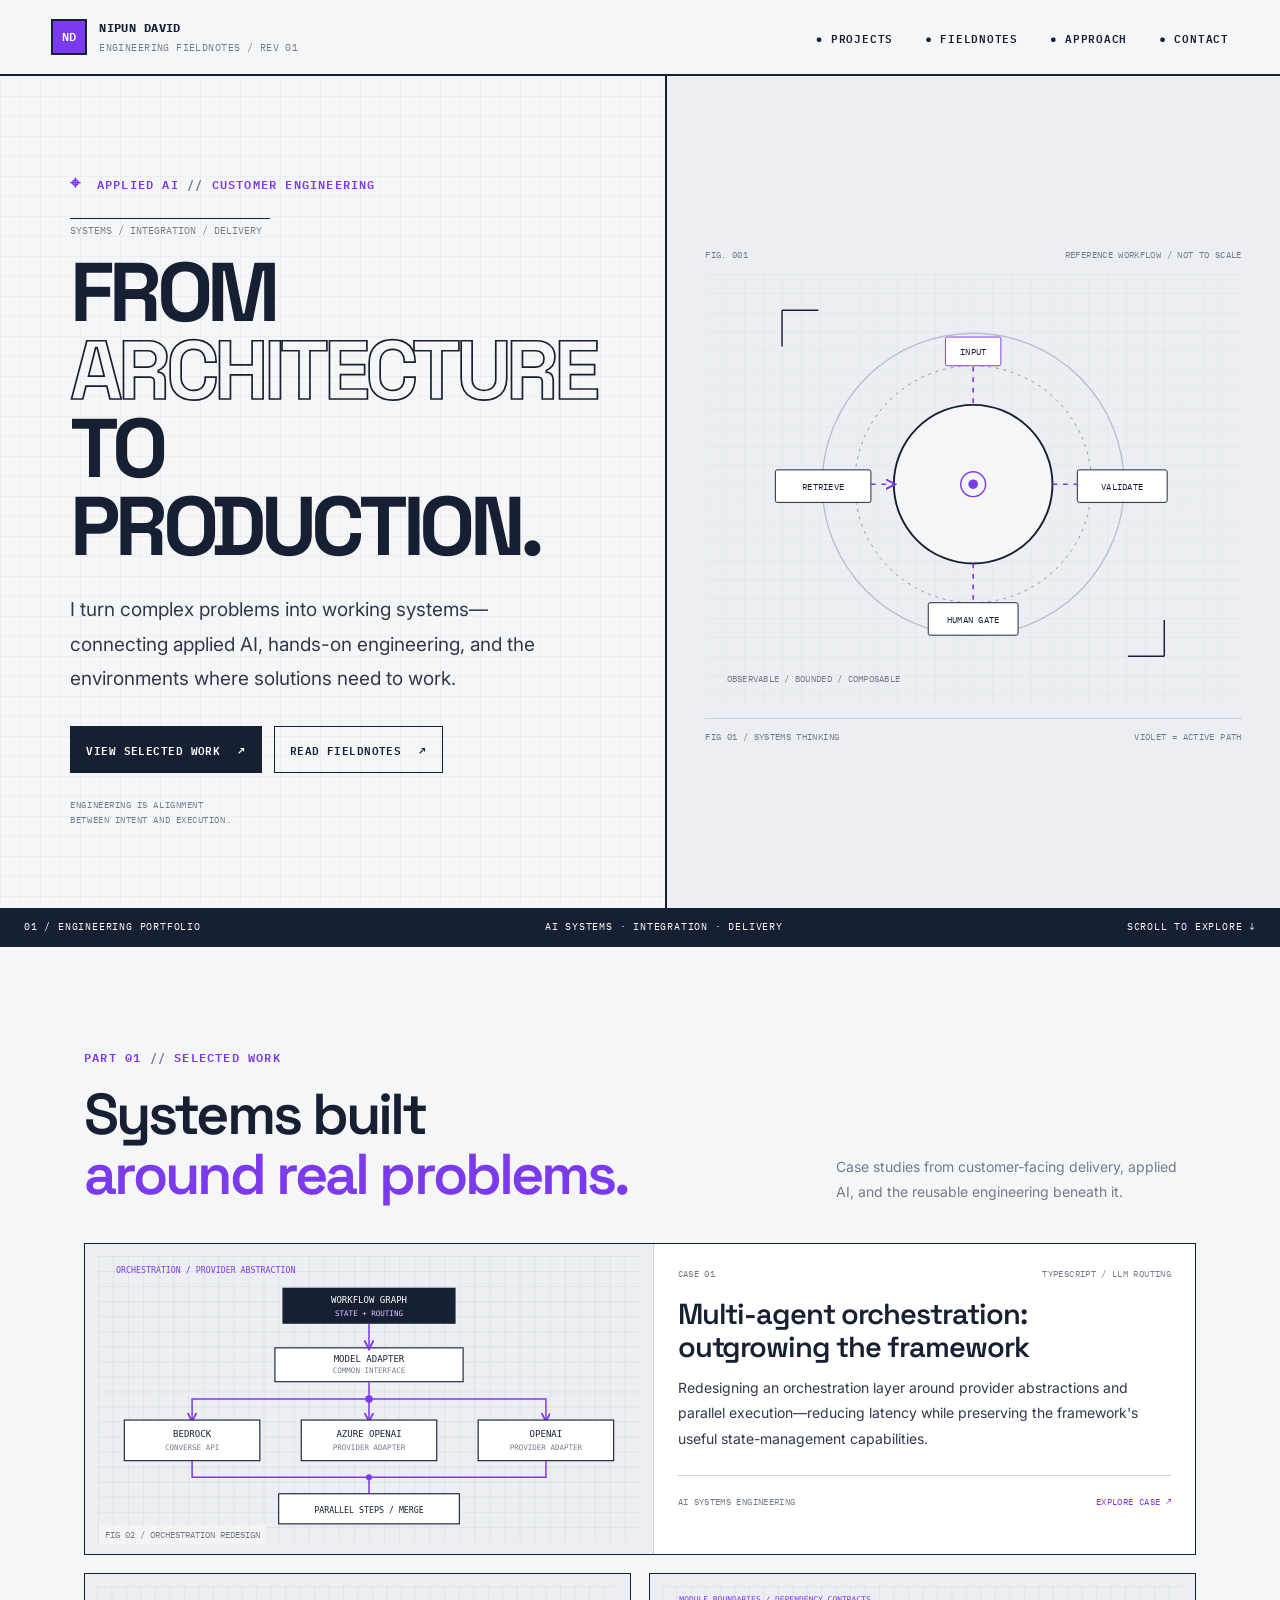
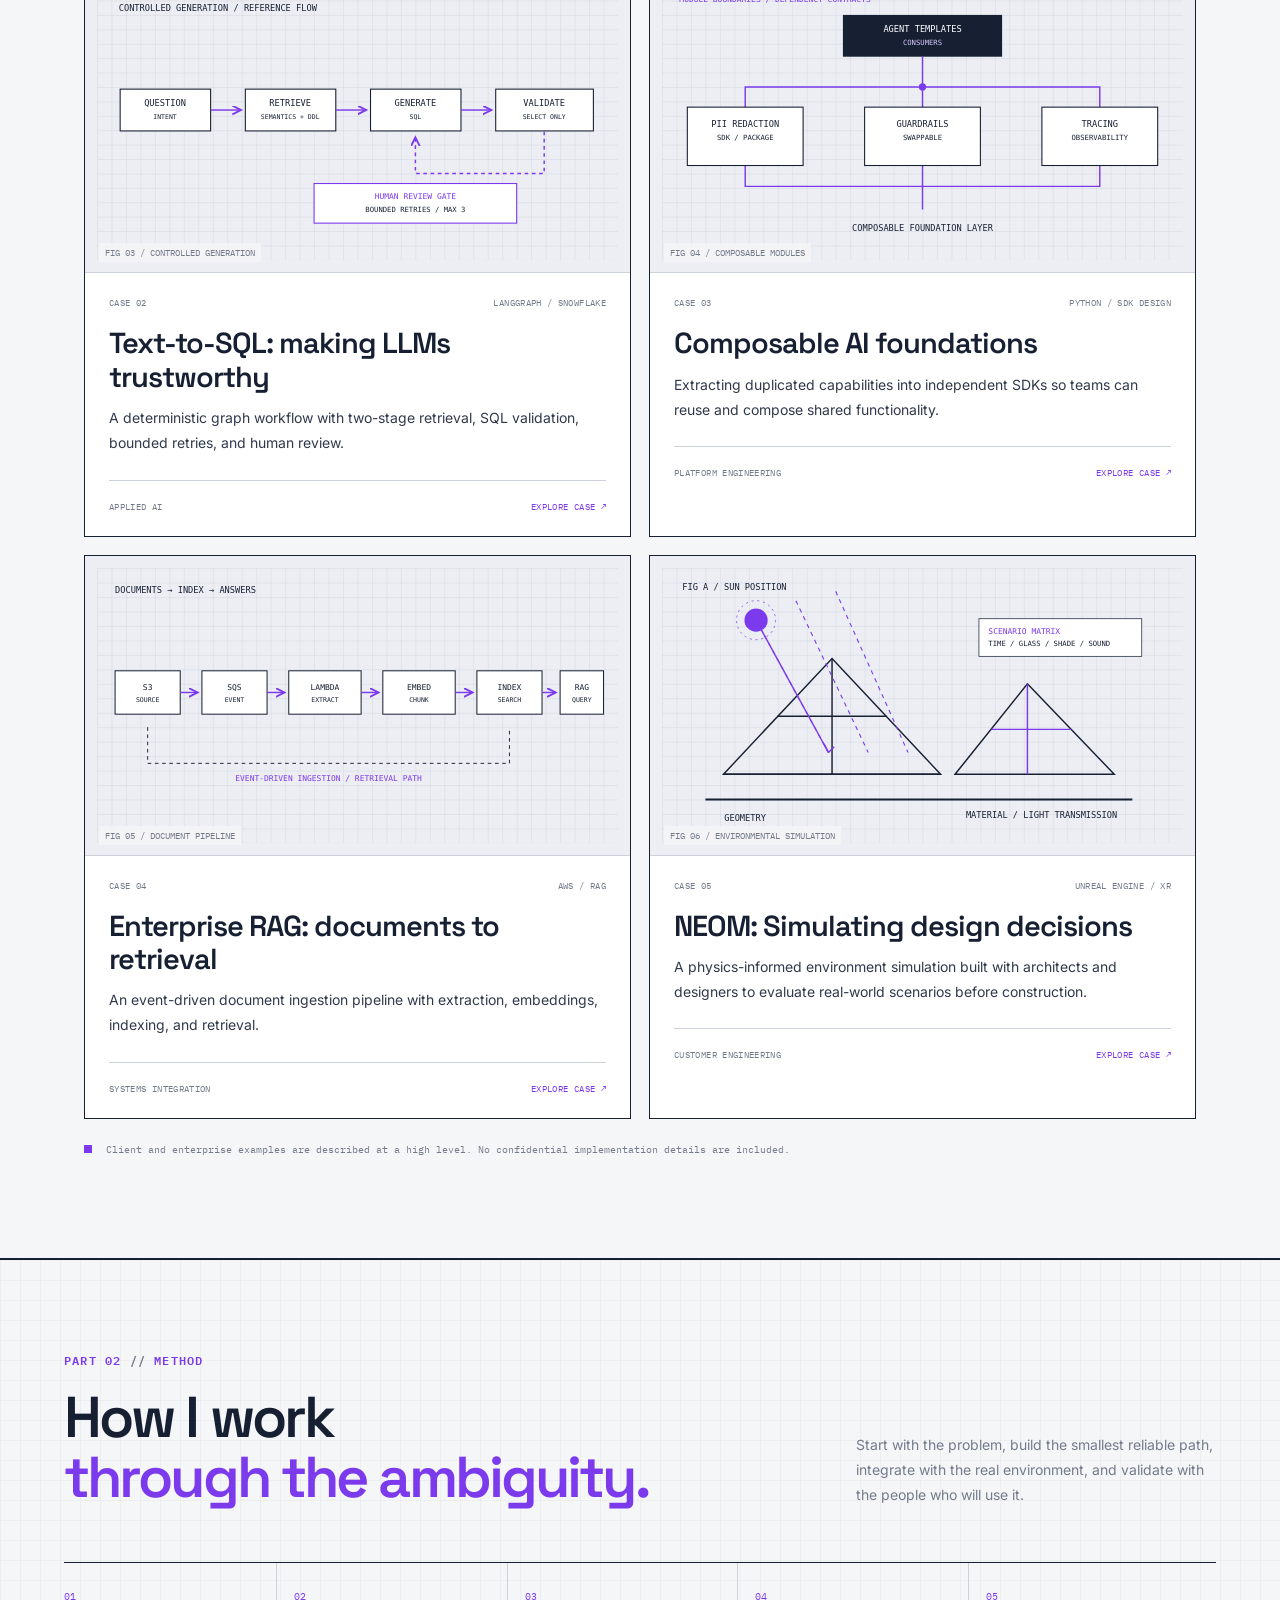
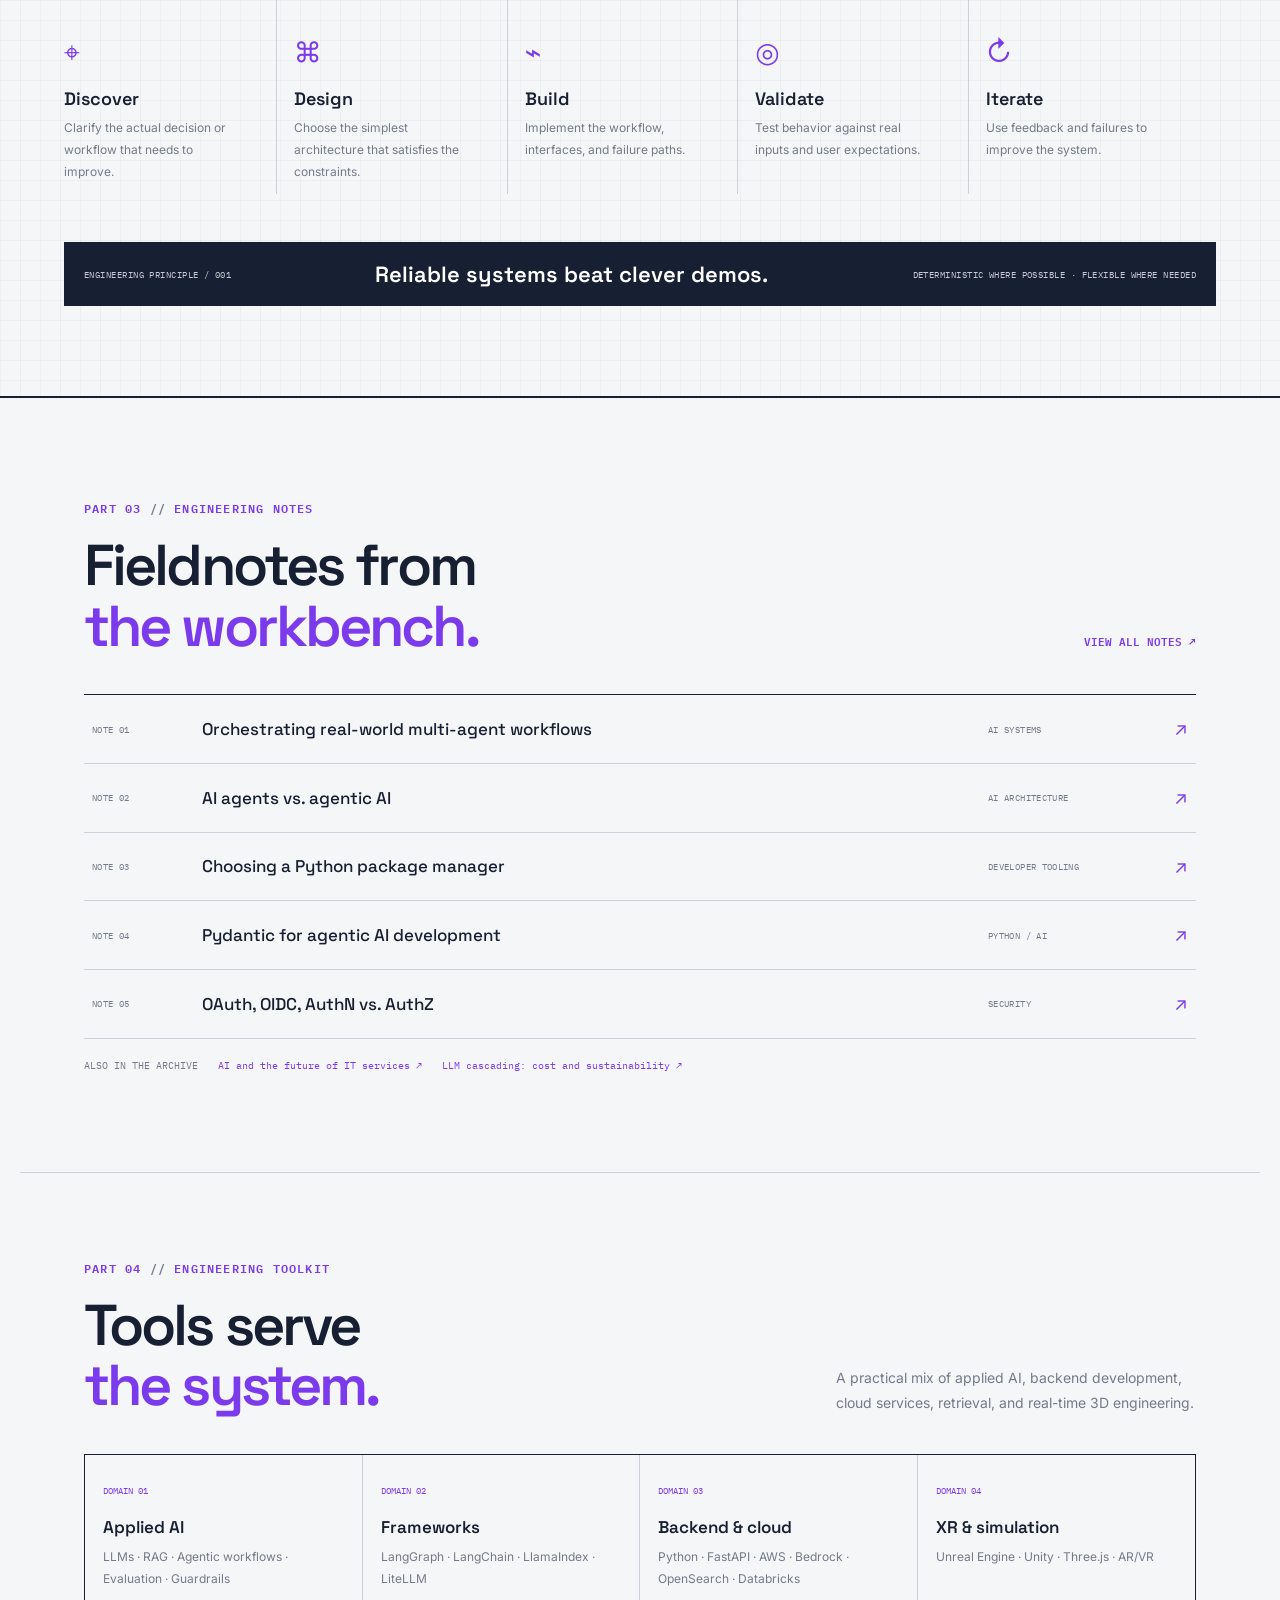
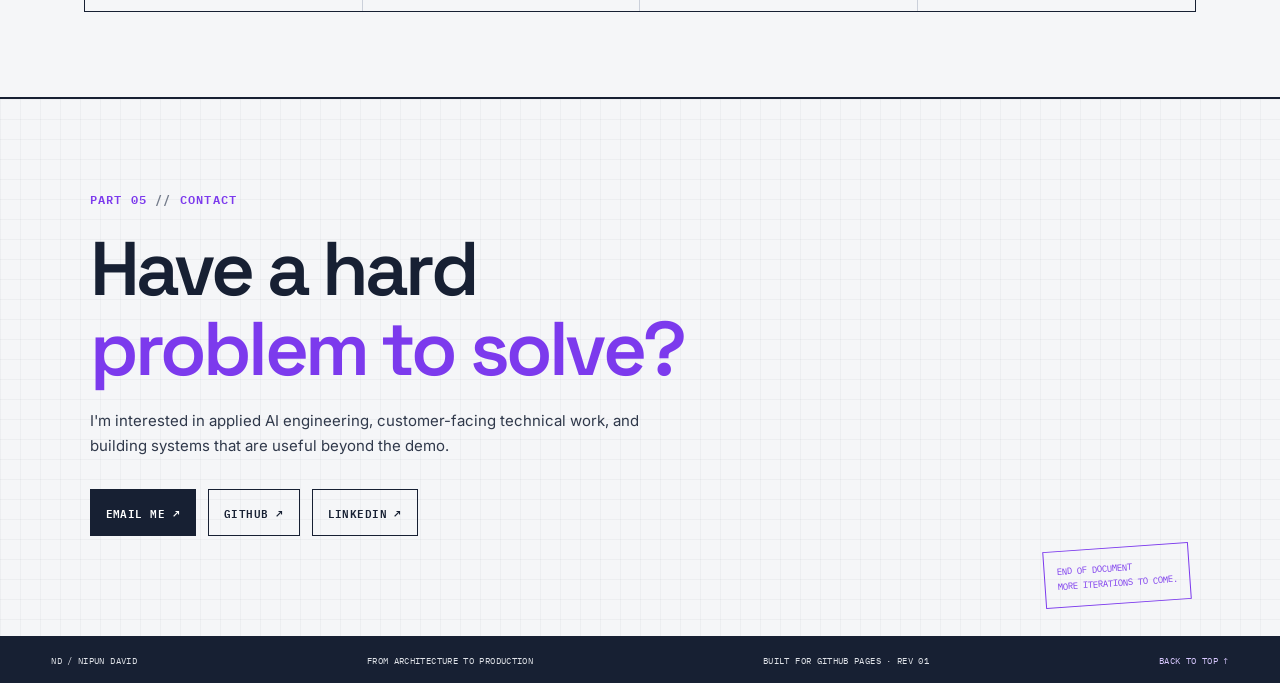
<file: index.html>
<!doctype html>
<html lang="en">
<head>
  <meta charset="utf-8"><meta name="viewport" content="width=device-width, initial-scale=1">
  <title>From Architecture to Production — Nipun David</title>
  <meta name="description" content="Nipun David's engineering portfolio: applied AI, customer engineering, systems design, and reusable platform foundations.">
  <meta name="theme-color" content="#f5f6f8">
  <meta property="og:title" content="From Architecture to Production — Nipun David">
  <meta property="og:description" content="Applied AI, customer engineering, and systems design. A technical portfolio by Nipun David.">
  <meta property="og:type" content="website">
  <link rel="icon" href="assets/illustrations/favicon.svg" type="image/svg+xml">
  <link rel="preconnect" href="https://fonts.googleapis.com"><link rel="preconnect" href="https://fonts.gstatic.com" crossorigin>
  <link href="https://fonts.googleapis.com/css2?family=IBM+Plex+Mono:wght@400;500;600&family=Inter:wght@400;500;600;700&family=Space+Grotesk:wght@400;500;600;700&display=swap" rel="stylesheet">
  <link rel="stylesheet" href="assets/css/styles.css">
</head>
<body>
<a class="skip-link" href="#main">Skip to content</a>
<header class="topbar">
  <a class="brand" href="index.html" aria-label="Nipun David home"><span class="brand-mark">ND</span><span><b>NIPUN DAVID</b><small>ENGINEERING FIELDNOTES / REV 01</small></span></a>
  <button class="menu-toggle" aria-expanded="false" aria-controls="site-nav">MENU <span>＋</span></button>
  <nav id="site-nav" class="nav"><a href="#work">● PROJECTS</a><a href="notes/index.html">● FIELDNOTES</a><a href="#approach">● APPROACH</a><a href="#contact">● CONTACT</a></nav>
</header>
<main id="main">
  <section class="hero blueprint-grid">
    <div class="hero-copy">
      <p class="eyebrow"><span class="crosshair">⌖</span> APPLIED AI <i>//</i> CUSTOMER ENGINEERING</p>
      <p class="measurement">SYSTEMS / INTEGRATION / DELIVERY</p>
      <h1>FROM<br><span>ARCHITECTURE</span><br>TO PRODUCTION.</h1>
      <p class="hero-intro">I turn complex problems into working systems—connecting applied AI, hands-on engineering, and the environments where solutions need to work.</p>
      <div class="hero-actions"><a class="button button-dark" href="#work">VIEW SELECTED WORK <span>↗</span></a><a class="button button-outline" href="notes/index.html">READ FIELDNOTES <span>↗</span></a></div>
      <p class="margin-note">ENGINEERING IS ALIGNMENT<br>BETWEEN INTENT AND EXECUTION.</p>
    </div>
    <div class="hero-visual" aria-label="Animated schematic of an AI workflow">
      <div class="visual-meta"><span>FIG. 001</span><span>REFERENCE WORKFLOW / NOT TO SCALE</span></div>
      <svg class="workflow-svg" viewBox="0 0 560 450" role="img" aria-labelledby="workflow-title workflow-desc">
        <title id="workflow-title">A bounded AI workflow</title><desc id="workflow-desc">A request flows through context retrieval, generation, validation, and a human review gate.</desc>
        <defs><pattern id="smallGrid" width="20" height="20" patternUnits="userSpaceOnUse"><path d="M20 0H0V20" fill="none" stroke="#d7dbe3" stroke-width=".7"/></pattern><marker id="arrow" markerWidth="7" markerHeight="7" refX="5" refY="3" orient="auto"><path d="M0,0 L6,3 L0,6" fill="none" stroke="#7c3aed" stroke-width="1.2"/></marker></defs>
        <rect width="560" height="450" fill="url(#smallGrid)"/>
        <circle cx="280" cy="220" r="158" fill="none" stroke="#b8beca" stroke-width="1.4"/><circle cx="280" cy="220" r="124" fill="none" stroke="#8b93a3" stroke-dasharray="3 5"/><circle cx="280" cy="220" r="83" fill="#f5f6f8" stroke="#172033" stroke-width="2"/>
        <g class="orbit-node"><rect x="251" y="66" width="58" height="30" rx="2" fill="#fff" stroke="#7c3aed"/><text x="280" y="85" text-anchor="middle">INPUT</text></g>
        <g class="orbit-node"><rect x="389" y="205" width="94" height="34" rx="2" fill="#fff" stroke="#172033"/><text x="436" y="226" text-anchor="middle">VALIDATE</text></g>
        <g class="orbit-node"><rect x="233" y="344" width="94" height="34" rx="2" fill="#fff" stroke="#172033"/><text x="280" y="365" text-anchor="middle">HUMAN GATE</text></g>
        <g class="orbit-node"><rect x="73" y="205" width="100" height="34" rx="2" fill="#fff" stroke="#172033"/><text x="123" y="226" text-anchor="middle">RETRIEVE</text></g>
        <path class="flow-line" d="M280 97V137M363 220H389M280 303V344M173 220H197" fill="none" stroke="#7c3aed" stroke-width="1.7" marker-end="url(#arrow)"/>
        <circle cx="280" cy="220" r="5" fill="#7c3aed"/><circle class="pulse" cx="280" cy="220" r="13" fill="none" stroke="#7c3aed" stroke-width="1.5"/>
        <path d="M80 38h38M80 38v38M480 400h-38M480 400v-38" fill="none" stroke="#172033" stroke-width="1.5"/><text x="22" y="427" class="svg-note">OBSERVABLE / BOUNDED / COMPOSABLE</text>
      </svg>
      <div class="visual-caption"><span>FIG 01 / SYSTEMS THINKING</span><span>VIOLET = ACTIVE PATH</span></div>
    </div>
    <div class="hero-bottom"><span>01 / ENGINEERING PORTFOLIO</span><span>AI SYSTEMS · INTEGRATION · DELIVERY</span><span>SCROLL TO EXPLORE ↓</span></div>
  </section>

  <section id="work" class="section work-section">
    <div class="section-heading"><div><p class="eyebrow">PART 01 <i>//</i> SELECTED WORK</p><h2>Systems built<br><em>around real problems.</em></h2></div><p class="section-intro">Case studies from customer-facing delivery, applied AI, and the reusable engineering beneath it.</p></div>
    <div class="project-grid">

      <a class="project-card project-feature" href="work/orchestrator-v2.html"><div class="project-art"><img src="assets/illustrations/orchestrator-v2.svg" alt="Provider-agnostic orchestration architecture with parallel execution paths"><span class="art-index">FIG 02 / ORCHESTRATION REDESIGN</span></div><div class="project-info"><div class="project-meta"><span>CASE 01</span><span>TYPESCRIPT / LLM ROUTING</span></div><h3>Multi-agent orchestration: outgrowing the framework</h3><p>Redesigning an orchestration layer around provider abstractions and parallel execution—reducing latency while preserving the framework's useful state-management capabilities.</p><div class="project-foot"><span>AI SYSTEMS ENGINEERING</span><span>EXPLORE CASE ↗</span></div></div></a>
      <a class="project-card" href="work/text-to-sql.html"><div class="project-art"><img src="assets/illustrations/text-to-sql.svg" alt="Workflow schematic showing retrieval, SQL generation, validation and human review"><span class="art-index">FIG 03 / CONTROLLED GENERATION</span></div><div class="project-info"><div class="project-meta"><span>CASE 02</span><span>LANGGRAPH / SNOWFLAKE</span></div><h3>Text-to-SQL: making LLMs trustworthy</h3><p>A deterministic graph workflow with two-stage retrieval, SQL validation, bounded retries, and human review.</p><div class="project-foot"><span>APPLIED AI</span><span>EXPLORE CASE ↗</span></div></div></a>
      <a class="project-card" href="work/foundation-sdks.html"><div class="project-art"><img src="assets/illustrations/sdk-architecture.svg" alt="Composable software modules connected by dependency lines"><span class="art-index">FIG 04 / COMPOSABLE MODULES</span></div><div class="project-info"><div class="project-meta"><span>CASE 03</span><span>PYTHON / SDK DESIGN</span></div><h3>Composable AI foundations</h3><p>Extracting duplicated capabilities into independent SDKs so teams can reuse and compose shared functionality.</p><div class="project-foot"><span>PLATFORM ENGINEERING</span><span>EXPLORE CASE ↗</span></div></div></a>
      <a class="project-card" href="work/enterprise-rag.html"><div class="project-art"><img src="assets/illustrations/rag-pipeline.svg" alt="Event-driven document ingestion and retrieval pipeline schematic"><span class="art-index">FIG 05 / DOCUMENT PIPELINE</span></div><div class="project-info"><div class="project-meta"><span>CASE 04</span><span>AWS / RAG</span></div><h3>Enterprise RAG: documents to retrieval</h3><p>An event-driven document ingestion pipeline with extraction, embeddings, indexing, and retrieval.</p><div class="project-foot"><span>SYSTEMS INTEGRATION</span><span>EXPLORE CASE ↗</span></div></div></a>
      <a class="project-card" href="work/neom-simulation.html"><div class="project-art"><img src="assets/illustrations/neom-simulation.svg" alt="Vector schematic of an architectural environment with sun rays and material layers"><span class="art-index">FIG 06 / ENVIRONMENTAL SIMULATION</span></div><div class="project-info"><div class="project-meta"><span>CASE 05</span><span>UNREAL ENGINE / XR</span></div><h3>NEOM: Simulating design decisions</h3><p>A physics-informed environment simulation built with architects and designers to evaluate real-world scenarios before construction.</p><div class="project-foot"><span>CUSTOMER ENGINEERING</span><span>EXPLORE CASE ↗</span></div></div></a>
    </div>
    <p class="disclosure-note"><span class="purple-square"></span> Client and enterprise examples are described at a high level. No confidential implementation details are included.</p>
  </section>

  <section id="approach" class="approach-section blueprint-grid">
    <div class="section-heading"><div><p class="eyebrow">PART 02 <i>//</i> METHOD</p><h2>How I work<br><em>through the ambiguity.</em></h2></div><p class="section-intro">Start with the problem, build the smallest reliable path, integrate with the real environment, and validate with the people who will use it.</p></div>
    <div class="process-line">
      <div class="process-step"><span class="step-num">01</span><span class="step-icon">⌖</span><h3>Discover</h3><p>Clarify the actual decision or workflow that needs to improve.</p></div>
      <div class="process-step"><span class="step-num">02</span><span class="step-icon">⌘</span><h3>Design</h3><p>Choose the simplest architecture that satisfies the constraints.</p></div>
      <div class="process-step"><span class="step-num">03</span><span class="step-icon">⌁</span><h3>Build</h3><p>Implement the workflow, interfaces, and failure paths.</p></div>
      <div class="process-step"><span class="step-num">04</span><span class="step-icon">◎</span><h3>Validate</h3><p>Test behavior against real inputs and user expectations.</p></div>
      <div class="process-step"><span class="step-num">05</span><span class="step-icon">↻</span><h3>Iterate</h3><p>Use feedback and failures to improve the system.</p></div>
    </div>
    <div class="principle-strip"><span>ENGINEERING PRINCIPLE / 001</span><strong>Reliable systems beat clever demos.</strong><span>DETERMINISTIC WHERE POSSIBLE · FLEXIBLE WHERE NEEDED</span></div>
  </section>

  <section id="fieldnotes" class="notes-section">
    <div class="section-heading"><div><p class="eyebrow">PART 03 <i>//</i> ENGINEERING NOTES</p><h2>Fieldnotes from<br><em>the workbench.</em></h2></div><a class="text-link" href="notes/index.html">VIEW ALL NOTES ↗</a></div>
    <div class="notes-list">
      <a class="note-row" href="https://www.linkedin.com/pulse/orchestrating-real-world-multi-agent-workflows-manual-nipun-david-54uuc/" target="_blank" rel="noopener noreferrer"><span class="note-number">NOTE 01</span><span class="note-title">Orchestrating real-world multi-agent workflows</span><span class="note-category">AI SYSTEMS</span><span class="note-arrow">↗</span></a>
      <a class="note-row" href="https://www.linkedin.com/pulse/ai-agents-vs-agentic-from-task-takers-goal-seekers-nipun-david-dbukc/" target="_blank" rel="noopener noreferrer"><span class="note-number">NOTE 02</span><span class="note-title">AI agents vs. agentic AI</span><span class="note-category">AI ARCHITECTURE</span><span class="note-arrow">↗</span></a>
      <a class="note-row" href="https://www.linkedin.com/pulse/choosing-right-python-package-manager-pip-vs-poetry-uv-nipun-david-6aspc/" target="_blank" rel="noopener noreferrer"><span class="note-number">NOTE 03</span><span class="note-title">Choosing a Python package manager</span><span class="note-category">DEVELOPER TOOLING</span><span class="note-arrow">↗</span></a>
      <a class="note-row" href="https://www.linkedin.com/pulse/mastering-pydantic-agentic-ai-development-practical-cheat-nipun-david-9ddjc/" target="_blank" rel="noopener noreferrer"><span class="note-number">NOTE 04</span><span class="note-title">Pydantic for agentic AI development</span><span class="note-category">PYTHON / AI</span><span class="note-arrow">↗</span></a>
      <a class="note-row" href="https://www.linkedin.com/pulse/oauth-oidc-authn-vs-authz-why-nipun-david-ppcfc/" target="_blank" rel="noopener noreferrer"><span class="note-number">NOTE 05</span><span class="note-title">OAuth, OIDC, AuthN vs. AuthZ</span><span class="note-category">SECURITY</span><span class="note-arrow">↗</span></a>
    </div>
    <div class="notes-bottom"><span>ALSO IN THE ARCHIVE</span><a href="https://www.linkedin.com/pulse/ai-reshape-services-most-engineers-underestimating-nipun-david-bniuc/" target="_blank" rel="noopener noreferrer">AI and the future of IT services ↗</a><a href="notes/llm-cascading.html">LLM cascading: cost and sustainability ↗</a></div>
  </section>

  <section class="toolkit-section">
    <div class="section-heading"><div><p class="eyebrow">PART 04 <i>//</i> ENGINEERING TOOLKIT</p><h2>Tools serve<br><em>the system.</em></h2></div><p class="section-intro">A practical mix of applied AI, backend development, cloud services, retrieval, and real-time 3D engineering.</p></div>
    <div class="toolkit-grid"><div class="toolkit-item"><span>DOMAIN 01</span><h3>Applied AI</h3><p>LLMs · RAG · Agentic workflows · Evaluation · Guardrails</p></div><div class="toolkit-item"><span>DOMAIN 02</span><h3>Frameworks</h3><p>LangGraph · LangChain · LlamaIndex · LiteLLM</p></div><div class="toolkit-item"><span>DOMAIN 03</span><h3>Backend & cloud</h3><p>Python · FastAPI · AWS · Bedrock · OpenSearch · Databricks</p></div><div class="toolkit-item"><span>DOMAIN 04</span><h3>XR & simulation</h3><p>Unreal Engine · Unity · Three.js · AR/VR</p></div></div>
  </section>

  <section id="contact" class="contact-section blueprint-grid"><p class="eyebrow">PART 05 <i>//</i> CONTACT</p><h2>Have a hard<br><em>problem to solve?</em></h2><p>I'm interested in applied AI engineering, customer-facing technical work, and building systems that are useful beyond the demo.</p><div class="contact-actions"><a class="button button-dark" href="mailto:nipun18david@gmail.com">EMAIL ME ↗</a><a class="button button-outline" href="https://github.com/nipundavid" target="_blank" rel="noopener noreferrer">GITHUB ↗</a><a class="button button-outline" href="https://linkedin.com/in/nipundavid" target="_blank" rel="noopener noreferrer">LINKEDIN ↗</a></div><div class="contact-stamp">END OF DOCUMENT<br>MORE ITERATIONS TO COME.</div></section>
</main>
<footer class="site-footer"><span>ND / NIPUN DAVID</span><span>FROM ARCHITECTURE TO PRODUCTION</span><span>BUILT FOR GITHUB PAGES · REV 01</span><a href="#main">BACK TO TOP ↑</a></footer>
<script src="assets/js/main.js"></script>
</body></html>
</file>
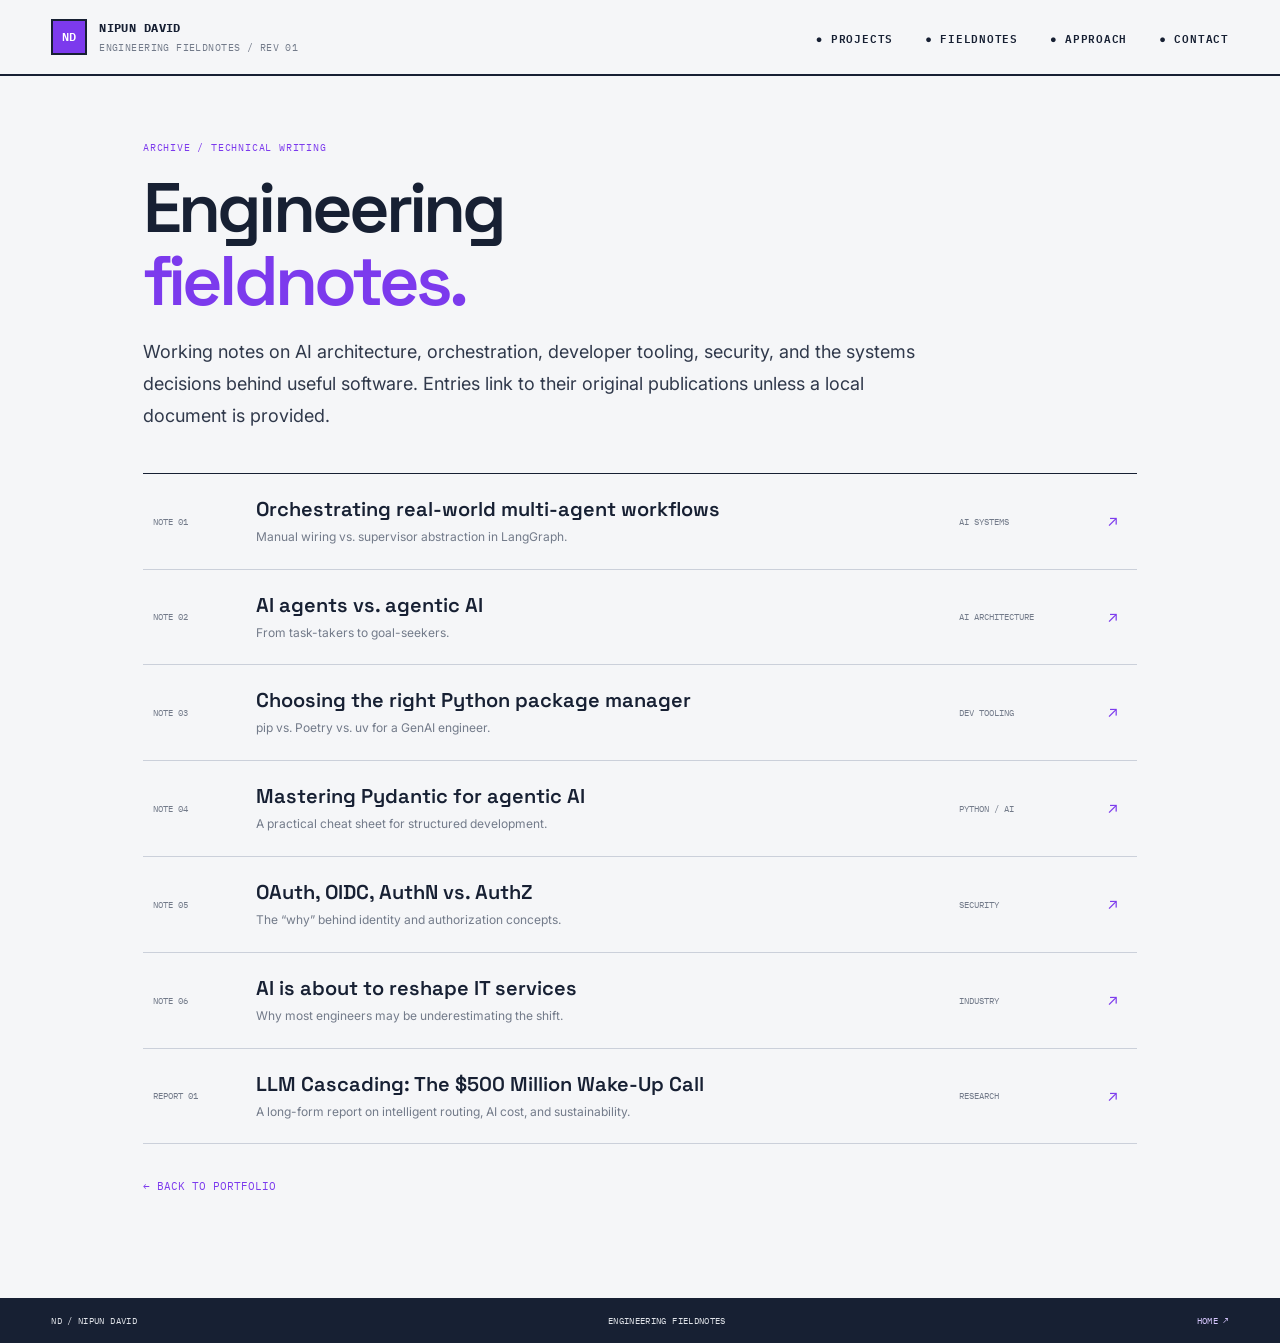
<file: notes/index.html>
<!doctype html><html lang="en"><head><meta charset="utf-8"><meta name="viewport" content="width=device-width,initial-scale=1"><title>Engineering Fieldnotes — Nipun David</title><meta name="description" content="Technical writing on AI systems, Python tooling, security, and engineering strategy."><link rel="icon" href="../assets/illustrations/favicon.svg"><link href="https://fonts.googleapis.com/css2?family=IBM+Plex+Mono:wght@400;500;600&family=Inter:wght@400;500;600;700&family=Space+Grotesk:wght@400;500;600;700&display=swap" rel="stylesheet"><link rel="stylesheet" href="../assets/css/styles.css"></head><body><header class="topbar"><a class="brand" href="../index.html"><span class="brand-mark">ND</span><span><b>NIPUN DAVID</b><small>ENGINEERING FIELDNOTES / REV 01</small></span></a><nav class="nav"><a href="../index.html#work">● PROJECTS</a><a href="index.html">● FIELDNOTES</a><a href="../index.html#approach">● APPROACH</a><a href="../index.html#contact">● CONTACT</a></nav></header><main class="page-main"><p class="page-kicker">ARCHIVE / TECHNICAL WRITING</p><h1 class="page-title">Engineering<br><span style="color:var(--purple)">fieldnotes.</span></h1><p class="page-deck">Working notes on AI architecture, orchestration, developer tooling, security, and the systems decisions behind useful software. Entries link to their original publications unless a local document is provided.</p><div class="archive-list">
<a class="archive-item" href="https://www.linkedin.com/pulse/orchestrating-real-world-multi-agent-workflows-manual-nipun-david-54uuc/" target="_blank" rel="noopener noreferrer"><span class="num">NOTE 01</span><div><h2>Orchestrating real-world multi-agent workflows</h2><p>Manual wiring vs. supervisor abstraction in LangGraph.</p></div><span class="cat">AI SYSTEMS</span><span class="arr">↗</span></a>
<a class="archive-item" href="https://www.linkedin.com/pulse/ai-agents-vs-agentic-from-task-takers-goal-seekers-nipun-david-dbukc/" target="_blank" rel="noopener noreferrer"><span class="num">NOTE 02</span><div><h2>AI agents vs. agentic AI</h2><p>From task-takers to goal-seekers.</p></div><span class="cat">AI ARCHITECTURE</span><span class="arr">↗</span></a>
<a class="archive-item" href="https://www.linkedin.com/pulse/choosing-right-python-package-manager-pip-vs-poetry-uv-nipun-david-6aspc/" target="_blank" rel="noopener noreferrer"><span class="num">NOTE 03</span><div><h2>Choosing the right Python package manager</h2><p>pip vs. Poetry vs. uv for a GenAI engineer.</p></div><span class="cat">DEV TOOLING</span><span class="arr">↗</span></a>
<a class="archive-item" href="https://www.linkedin.com/pulse/mastering-pydantic-agentic-ai-development-practical-cheat-nipun-david-9ddjc/" target="_blank" rel="noopener noreferrer"><span class="num">NOTE 04</span><div><h2>Mastering Pydantic for agentic AI</h2><p>A practical cheat sheet for structured development.</p></div><span class="cat">PYTHON / AI</span><span class="arr">↗</span></a>
<a class="archive-item" href="https://www.linkedin.com/pulse/oauth-oidc-authn-vs-authz-why-nipun-david-ppcfc/" target="_blank" rel="noopener noreferrer"><span class="num">NOTE 05</span><div><h2>OAuth, OIDC, AuthN vs. AuthZ</h2><p>The “why” behind identity and authorization concepts.</p></div><span class="cat">SECURITY</span><span class="arr">↗</span></a>
<a class="archive-item" href="https://www.linkedin.com/pulse/ai-reshape-services-most-engineers-underestimating-nipun-david-bniuc/" target="_blank" rel="noopener noreferrer"><span class="num">NOTE 06</span><div><h2>AI is about to reshape IT services</h2><p>Why most engineers may be underestimating the shift.</p></div><span class="cat">INDUSTRY</span><span class="arr">↗</span></a>
<a class="archive-item" href="llm-cascading.html"><span class="num">REPORT 01</span><div><h2>LLM Cascading: The $500 Million Wake-Up Call</h2><p>A long-form report on intelligent routing, AI cost, and sustainability.</p></div><span class="cat">RESEARCH</span><span class="arr">↗</span></a>
</div><a class="back-link" href="../index.html">← BACK TO PORTFOLIO</a></main><footer class="site-footer"><span>ND / NIPUN DAVID</span><span>ENGINEERING FIELDNOTES</span><a href="../index.html">HOME ↗</a></footer></body></html>
</file>
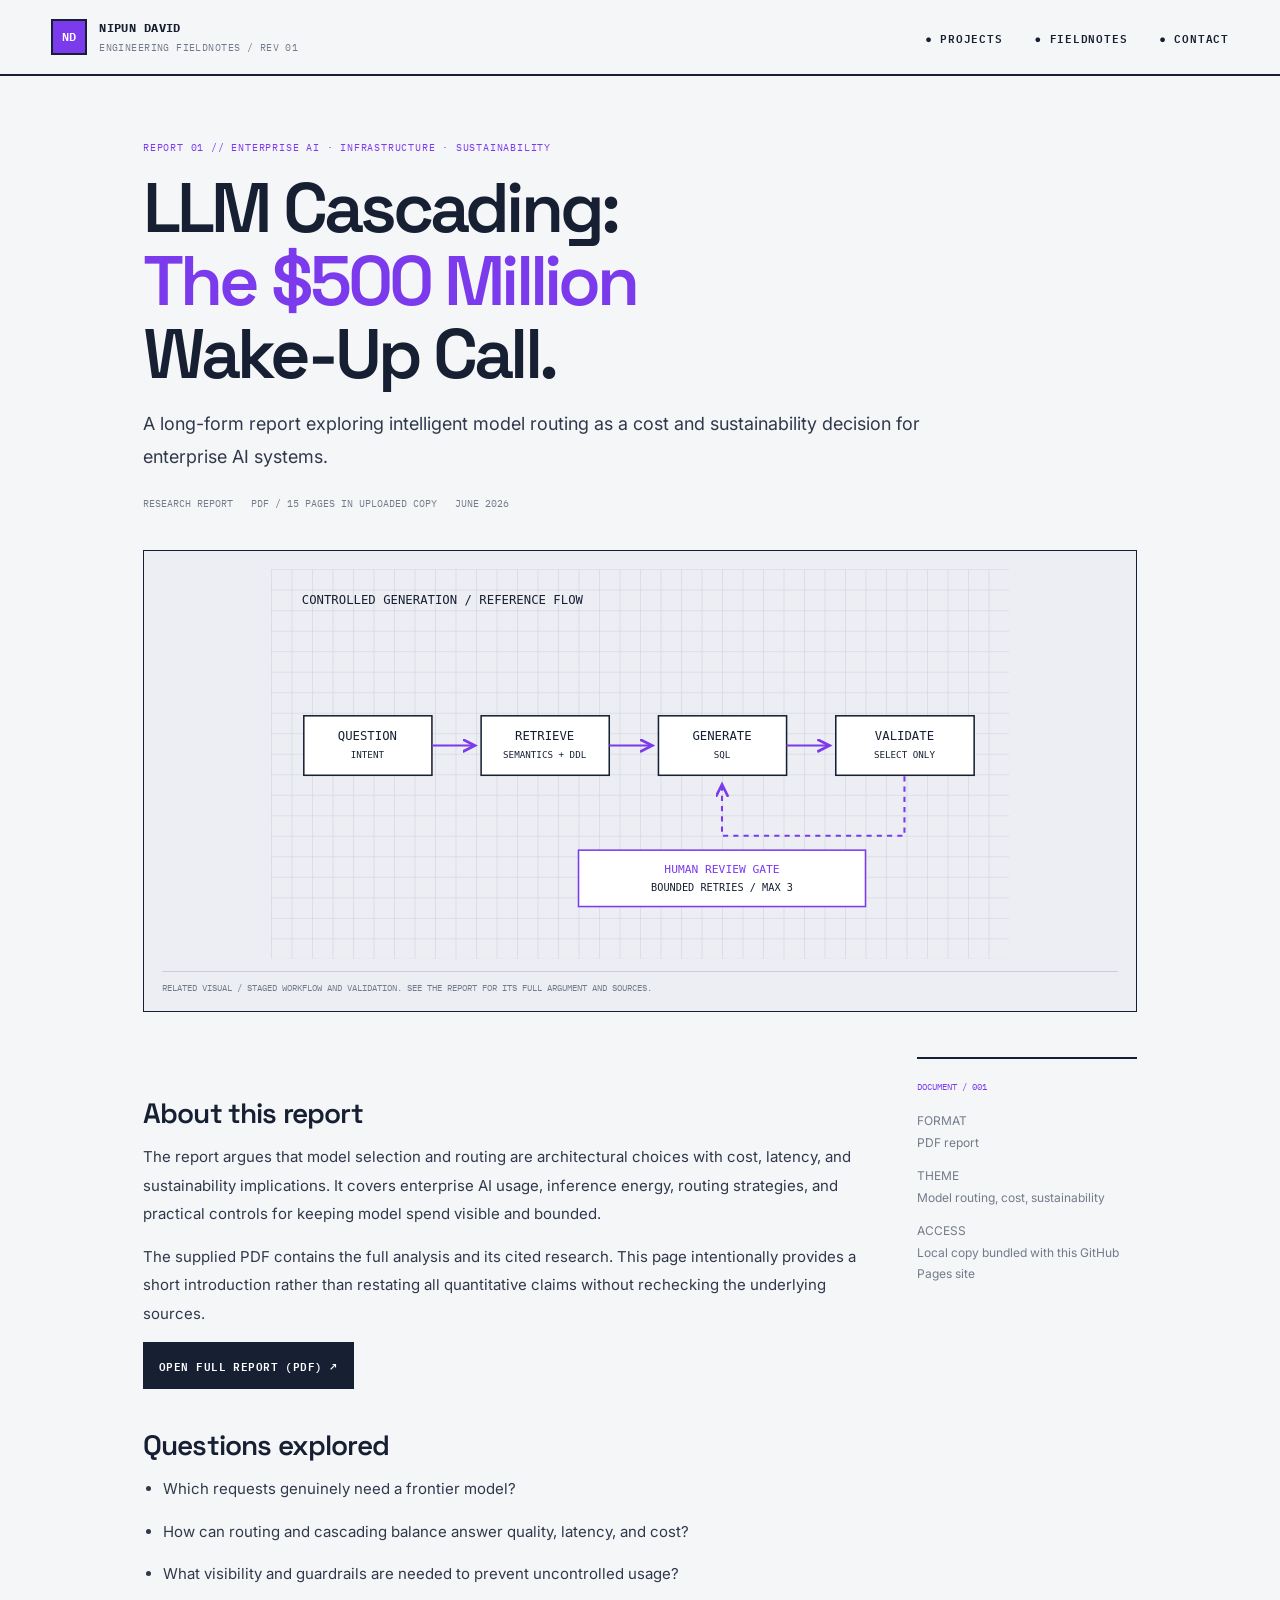
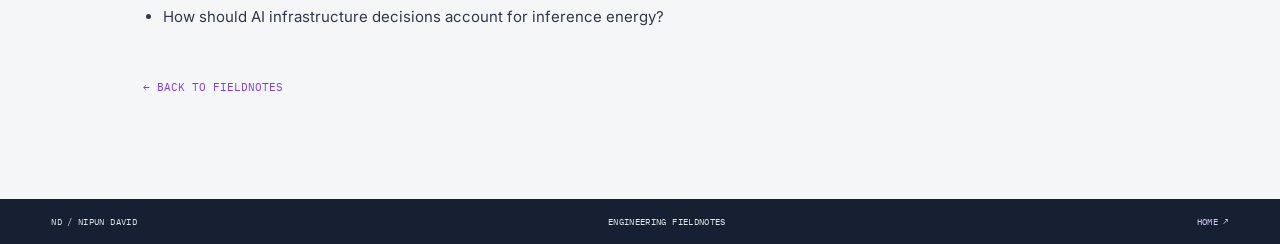
<file: notes/llm-cascading.html>
<!doctype html><html lang="en"><head><meta charset="utf-8"><meta name="viewport" content="width=device-width,initial-scale=1"><title>LLM Cascading — Nipun David</title><meta name="description" content="A long-form report on intelligent model routing, AI cost, and sustainability."><link rel="icon" href="../assets/illustrations/favicon.svg"><link href="https://fonts.googleapis.com/css2?family=IBM+Plex+Mono:wght@400;500;600&family=Inter:wght@400;500;600;700&family=Space+Grotesk:wght@400;500;600;700&display=swap" rel="stylesheet"><link rel="stylesheet" href="../assets/css/styles.css"></head><body><header class="topbar"><a class="brand" href="../index.html"><span class="brand-mark">ND</span><span><b>NIPUN DAVID</b><small>ENGINEERING FIELDNOTES / REV 01</small></span></a><nav class="nav"><a href="../index.html#work">● PROJECTS</a><a href="index.html">● FIELDNOTES</a><a href="../index.html#contact">● CONTACT</a></nav></header><main class="page-main"><p class="page-kicker">REPORT 01 // ENTERPRISE AI · INFRASTRUCTURE · SUSTAINABILITY</p><h1 class="page-title">LLM Cascading:<br><span style="color:var(--purple)">The $500 Million</span><br>Wake-Up Call.</h1><p class="page-deck">A long-form report exploring intelligent model routing as a cost and sustainability decision for enterprise AI systems.</p><div class="page-meta"><span>RESEARCH REPORT</span><span>PDF / 15 PAGES IN UPLOADED COPY</span><span>JUNE 2026</span></div><div class="schematic-panel"><img src="../assets/illustrations/text-to-sql.svg" alt="Illustrative workflow showing staged processing and validation"><p class="schematic-caption">RELATED VISUAL / STAGED WORKFLOW AND VALIDATION. SEE THE REPORT FOR ITS FULL ARGUMENT AND SOURCES.</p></div><div class="article-layout"><article class="article-content"><h2>About this report</h2><p>The report argues that model selection and routing are architectural choices with cost, latency, and sustainability implications. It covers enterprise AI usage, inference energy, routing strategies, and practical controls for keeping model spend visible and bounded.</p><p>The supplied PDF contains the full analysis and its cited research. This page intentionally provides a short introduction rather than restating all quantitative claims without rechecking the underlying sources.</p><p><a class="button button-dark" href="../assets/docs/llm-cascading-report.pdf" target="_blank" rel="noopener noreferrer">OPEN FULL REPORT (PDF) ↗</a></p><h2>Questions explored</h2><ul><li>Which requests genuinely need a frontier model?</li><li>How can routing and cascading balance answer quality, latency, and cost?</li><li>What visibility and guardrails are needed to prevent uncontrolled usage?</li><li>How should AI infrastructure decisions account for inference energy?</li></ul><a class="back-link" href="index.html">← BACK TO FIELDNOTES</a></article><aside class="side-panel"><span>DOCUMENT / 001</span><p>FORMAT<br>PDF report</p><p>THEME<br>Model routing, cost, sustainability</p><p>ACCESS<br>Local copy bundled with this GitHub Pages site</p></aside></div></main><footer class="site-footer"><span>ND / NIPUN DAVID</span><span>ENGINEERING FIELDNOTES</span><a href="../index.html">HOME ↗</a></footer></body></html>
</file>
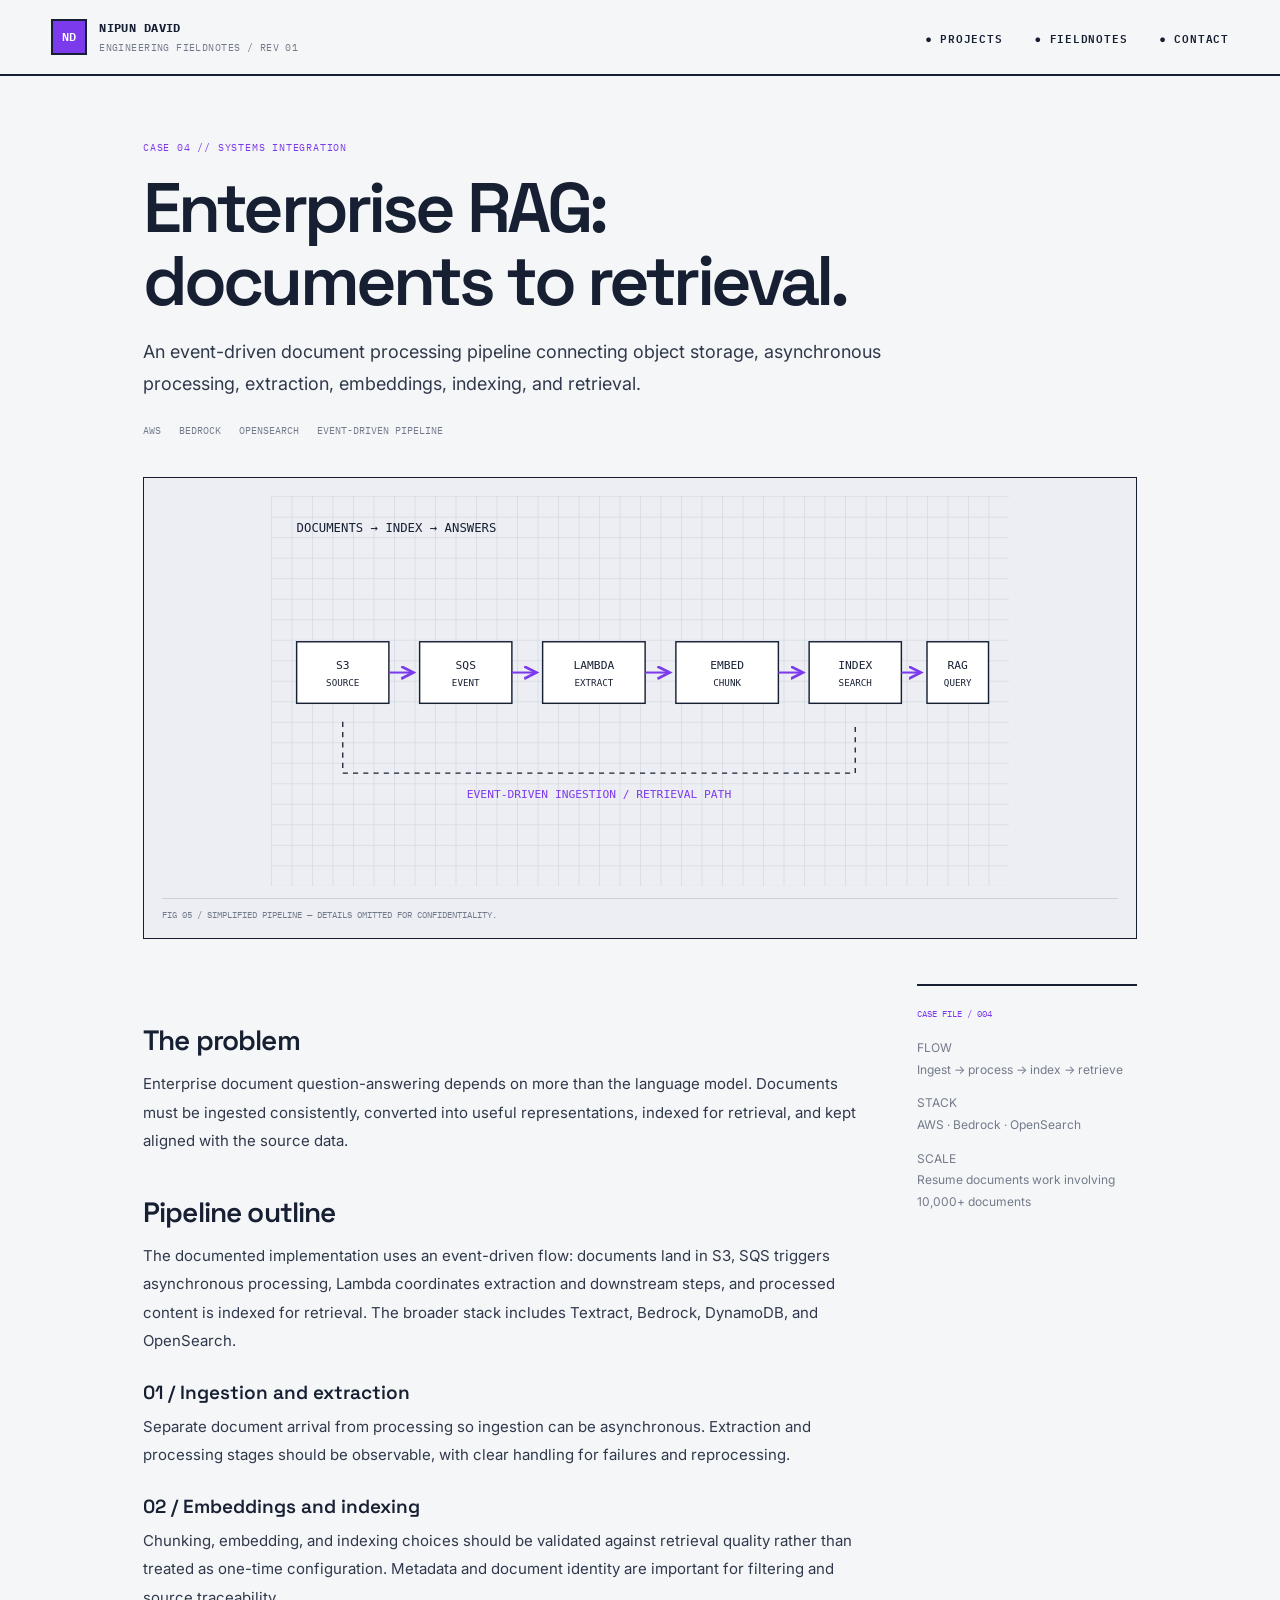
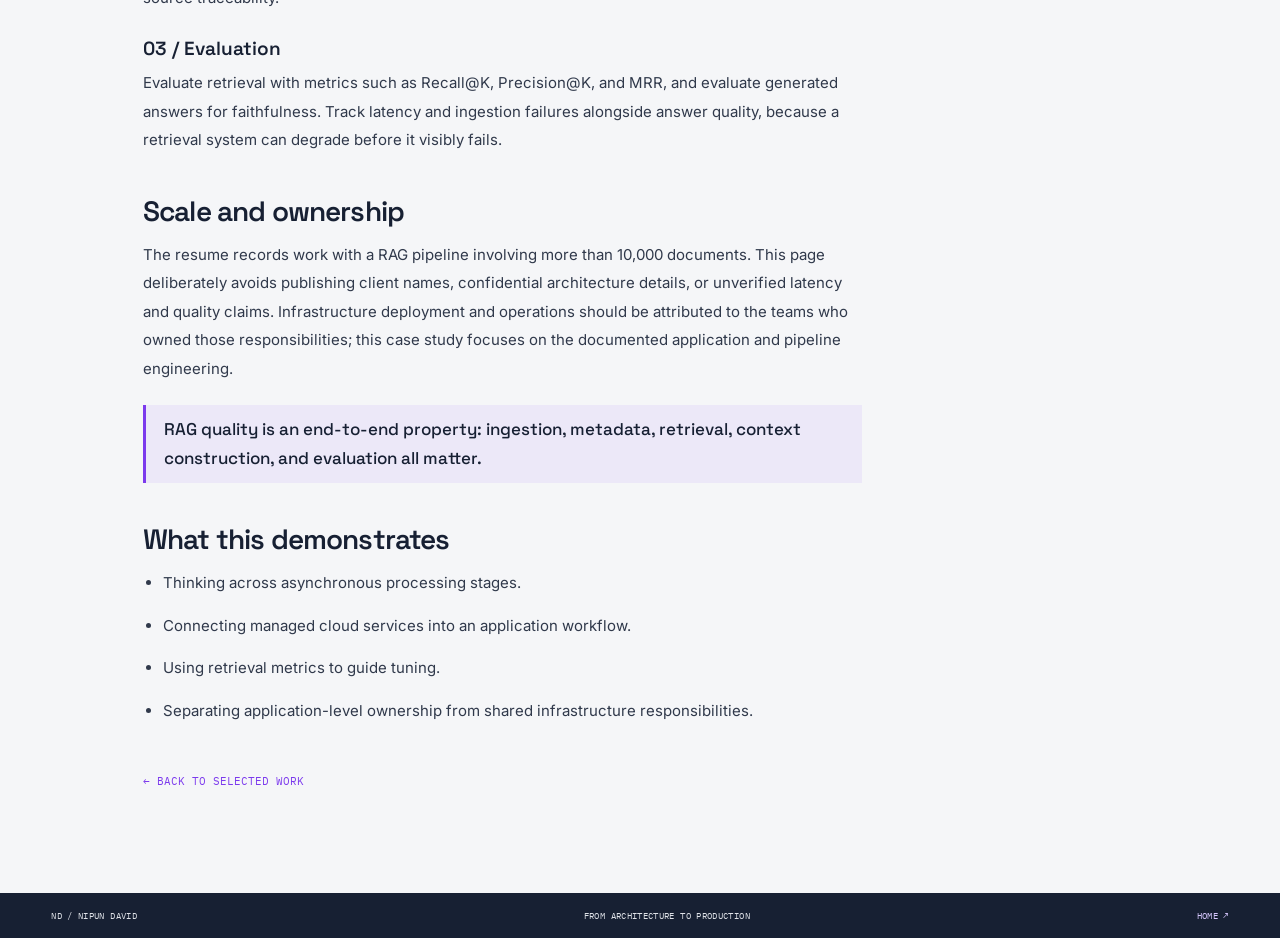
<file: work/enterprise-rag.html>
<!doctype html><html lang="en"><head><meta charset="utf-8"><meta name="viewport" content="width=device-width,initial-scale=1"><title>Enterprise RAG Pipeline — Nipun David</title><meta name="description" content="Case study: event-driven document ingestion and enterprise retrieval."><link rel="icon" href="../assets/illustrations/favicon.svg"><link href="https://fonts.googleapis.com/css2?family=IBM+Plex+Mono:wght@400;500;600&family=Inter:wght@400;500;600;700&family=Space+Grotesk:wght@400;500;600;700&display=swap" rel="stylesheet"><link rel="stylesheet" href="../assets/css/styles.css"></head><body><header class="topbar"><a class="brand" href="../index.html"><span class="brand-mark">ND</span><span><b>NIPUN DAVID</b><small>ENGINEERING FIELDNOTES / REV 01</small></span></a><nav class="nav"><a href="../index.html#work">● PROJECTS</a><a href="../notes/index.html">● FIELDNOTES</a><a href="../index.html#contact">● CONTACT</a></nav></header><main class="page-main"><p class="page-kicker">CASE 04 // SYSTEMS INTEGRATION</p><h1 class="page-title">Enterprise RAG:<br>documents to retrieval.</h1><p class="page-deck">An event-driven document processing pipeline connecting object storage, asynchronous processing, extraction, embeddings, indexing, and retrieval.</p><div class="page-meta"><span>AWS</span><span>BEDROCK</span><span>OPENSEARCH</span><span>EVENT-DRIVEN PIPELINE</span></div><div class="schematic-panel"><img src="../assets/illustrations/rag-pipeline.svg" alt="S3, SQS, Lambda, embedding, index, and retrieval pipeline"><p class="schematic-caption">FIG 05 / SIMPLIFIED PIPELINE — DETAILS OMITTED FOR CONFIDENTIALITY.</p></div><div class="article-layout"><article class="article-content"><h2>The problem</h2><p>Enterprise document question-answering depends on more than the language model. Documents must be ingested consistently, converted into useful representations, indexed for retrieval, and kept aligned with the source data.</p><h2>Pipeline outline</h2><p>The documented implementation uses an event-driven flow: documents land in S3, SQS triggers asynchronous processing, Lambda coordinates extraction and downstream steps, and processed content is indexed for retrieval. The broader stack includes Textract, Bedrock, DynamoDB, and OpenSearch.</p><h3>01 / Ingestion and extraction</h3><p>Separate document arrival from processing so ingestion can be asynchronous. Extraction and processing stages should be observable, with clear handling for failures and reprocessing.</p><h3>02 / Embeddings and indexing</h3><p>Chunking, embedding, and indexing choices should be validated against retrieval quality rather than treated as one-time configuration. Metadata and document identity are important for filtering and source traceability.</p><h3>03 / Evaluation</h3><p>Evaluate retrieval with metrics such as Recall@K, Precision@K, and MRR, and evaluate generated answers for faithfulness. Track latency and ingestion failures alongside answer quality, because a retrieval system can degrade before it visibly fails.</p><h2>Scale and ownership</h2><p>The resume records work with a RAG pipeline involving more than 10,000 documents. This page deliberately avoids publishing client names, confidential architecture details, or unverified latency and quality claims. Infrastructure deployment and operations should be attributed to the teams who owned those responsibilities; this case study focuses on the documented application and pipeline engineering.</p><blockquote>RAG quality is an end-to-end property: ingestion, metadata, retrieval, context construction, and evaluation all matter.</blockquote><h2>What this demonstrates</h2><ul><li>Thinking across asynchronous processing stages.</li><li>Connecting managed cloud services into an application workflow.</li><li>Using retrieval metrics to guide tuning.</li><li>Separating application-level ownership from shared infrastructure responsibilities.</li></ul><a class="back-link" href="../index.html#work">← BACK TO SELECTED WORK</a></article><aside class="side-panel"><span>CASE FILE / 004</span><p>FLOW<br>Ingest → process → index → retrieve</p><p>STACK<br>AWS · Bedrock · OpenSearch</p><p>SCALE<br>Resume documents work involving 10,000+ documents</p></aside></div></main><footer class="site-footer"><span>ND / NIPUN DAVID</span><span>FROM ARCHITECTURE TO PRODUCTION</span><a href="../index.html">HOME ↗</a></footer></body></html>
</file>
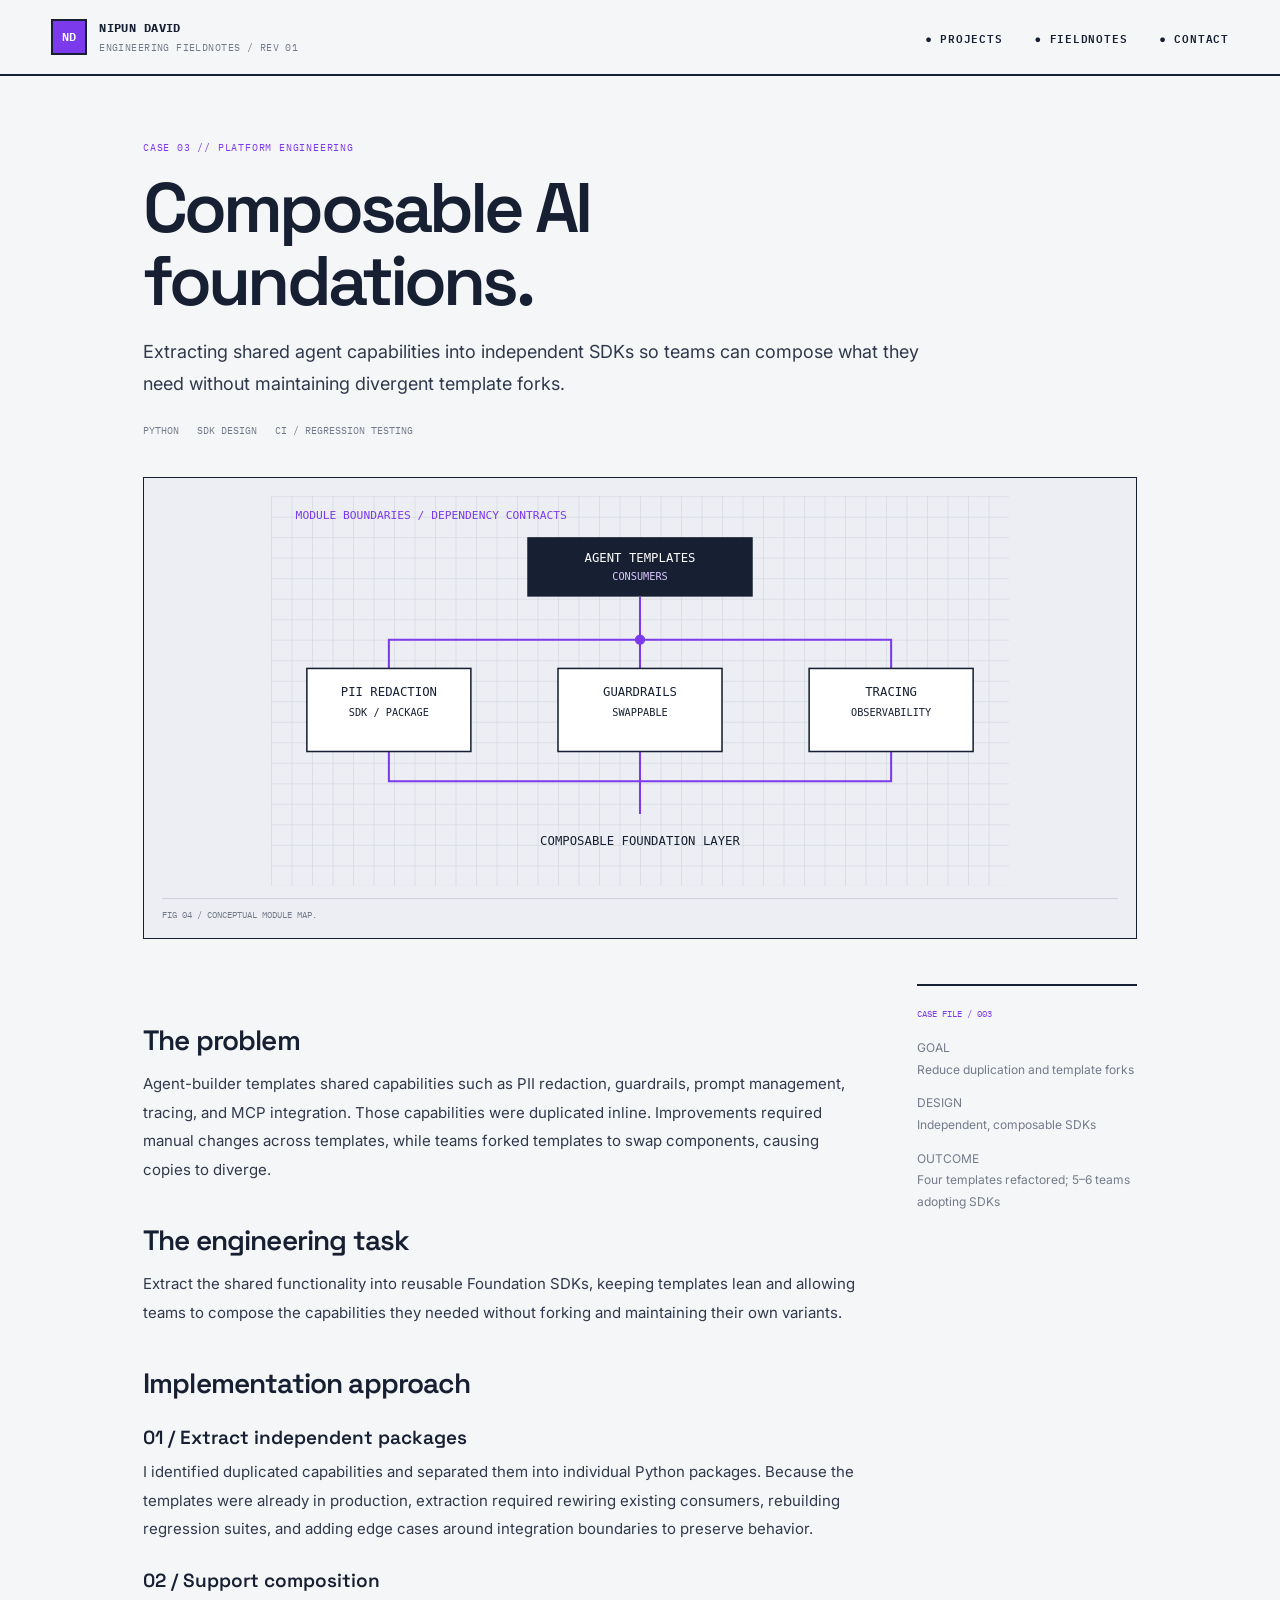
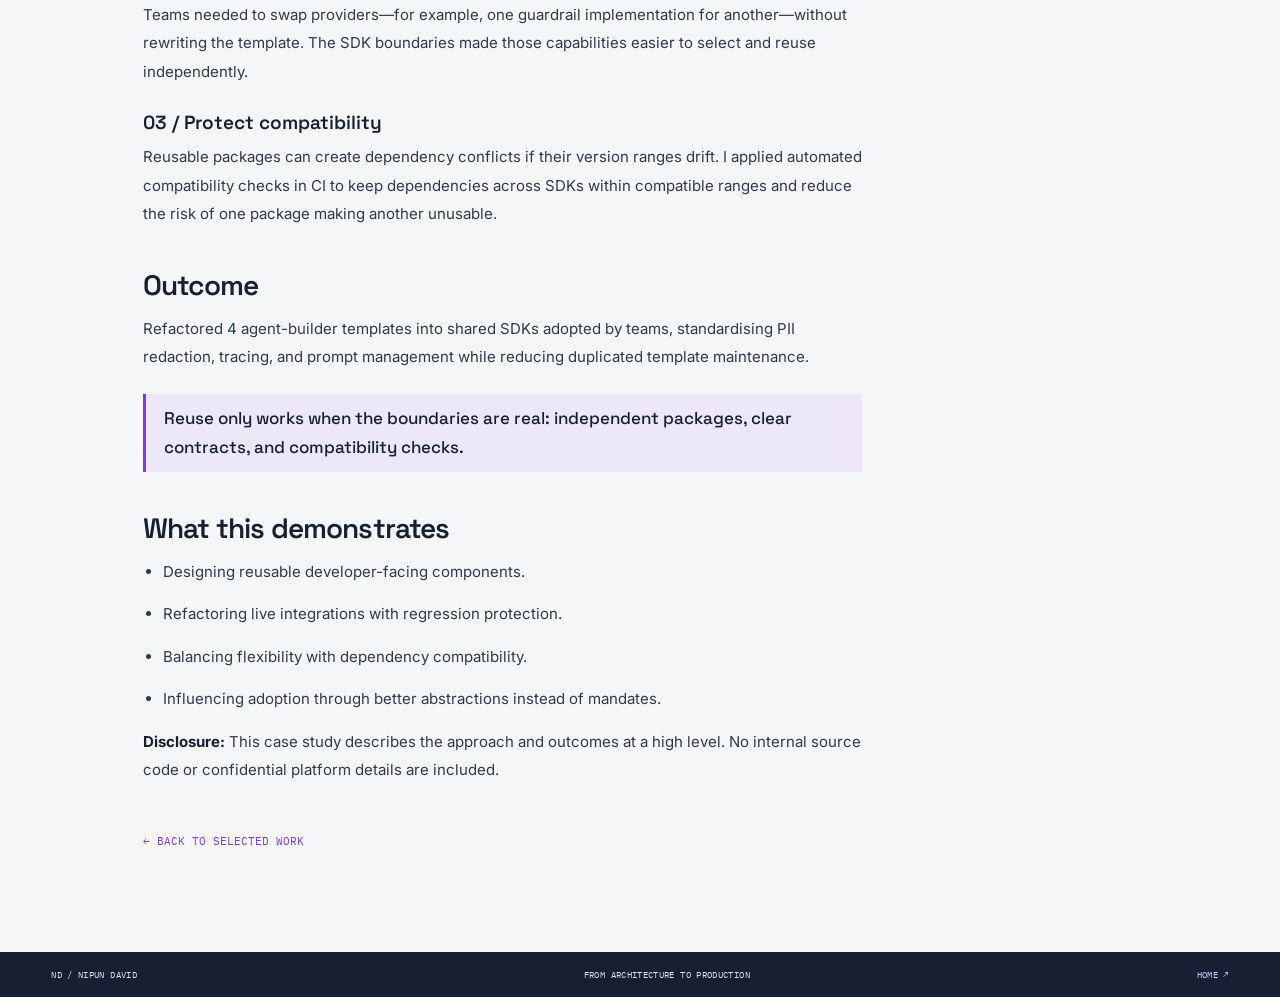
<file: work/foundation-sdks.html>
<!doctype html>
<html lang="en">
  <head>
    <meta charset="utf-8" />
    <meta name="viewport" content="width=device-width,initial-scale=1" />
    <title>Composable AI Foundations — Nipun David</title>
    <meta
      name="description"
      content="Case study: composable Python SDKs for shared AI capabilities."
    />
    <link rel="icon" href="../assets/illustrations/favicon.svg" />
    <link
      href="https://fonts.googleapis.com/css2?family=IBM+Plex+Mono:wght@400;500;600&family=Inter:wght@400;500;600;700&family=Space+Grotesk:wght@400;500;600;700&display=swap"
      rel="stylesheet"
    />
    <link rel="stylesheet" href="../assets/css/styles.css" />
  </head>
  <body>
    <header class="topbar">
      <a class="brand" href="../index.html"
        ><span class="brand-mark">ND</span
        ><span
          ><b>NIPUN DAVID</b
          ><small>ENGINEERING FIELDNOTES / REV 01</small></span
        ></a
      >
      <nav class="nav">
        <a href="../index.html#work">● PROJECTS</a
        ><a href="../notes/index.html">● FIELDNOTES</a
        ><a href="../index.html#contact">● CONTACT</a>
      </nav>
    </header>
    <main class="page-main">
      <p class="page-kicker">CASE 03 // PLATFORM ENGINEERING</p>
      <h1 class="page-title">Composable AI<br />foundations.</h1>
      <p class="page-deck">
        Extracting shared agent capabilities into independent SDKs so teams can
        compose what they need without maintaining divergent template forks.
      </p>
      <div class="page-meta">
        <span>PYTHON</span><span>SDK DESIGN</span
        ><span>CI / REGRESSION TESTING</span>
      </div>
      <div class="schematic-panel">
        <img
          src="../assets/illustrations/sdk-architecture.svg"
          alt="Shared agent templates consuming independent PII redaction, guardrail and tracing SDKs"
        />
        <p class="schematic-caption">FIG 04 / CONCEPTUAL MODULE MAP.</p>
      </div>
      <div class="article-layout">
        <article class="article-content">
          <h2>The problem</h2>
          <p>
            Agent-builder templates shared capabilities such as PII redaction,
            guardrails, prompt management, tracing, and MCP integration. Those
            capabilities were duplicated inline. Improvements required manual
            changes across templates, while teams forked templates to swap
            components, causing copies to diverge.
          </p>
          <h2>The engineering task</h2>
          <p>
            Extract the shared functionality into reusable Foundation SDKs,
            keeping templates lean and allowing teams to compose the
            capabilities they needed without forking and maintaining their own
            variants.
          </p>
          <h2>Implementation approach</h2>
          <h3>01 / Extract independent packages</h3>
          <p>
            I identified duplicated capabilities and separated them into
            individual Python packages. Because the templates were already in
            production, extraction required rewiring existing consumers,
            rebuilding regression suites, and adding edge cases around
            integration boundaries to preserve behavior.
          </p>
          <h3>02 / Support composition</h3>
          <p>
            Teams needed to swap providers—for example, one guardrail
            implementation for another—without rewriting the template. The SDK
            boundaries made those capabilities easier to select and reuse
            independently.
          </p>
          <h3>03 / Protect compatibility</h3>
          <p>
            Reusable packages can create dependency conflicts if their version
            ranges drift. I applied automated compatibility checks in CI to keep
            dependencies across SDKs within compatible ranges and reduce the
            risk of one package making another unusable.
          </p>
          <h2>Outcome</h2>
          <p>
            Refactored 4 agent-builder templates into shared SDKs adopted by
            teams, standardising PII redaction, tracing, and prompt management
            while reducing duplicated template maintenance.
          </p>
          <blockquote>
            Reuse only works when the boundaries are real: independent packages,
            clear contracts, and compatibility checks.
          </blockquote>
          <h2>What this demonstrates</h2>
          <ul>
            <li>Designing reusable developer-facing components.</li>
            <li>Refactoring live integrations with regression protection.</li>
            <li>Balancing flexibility with dependency compatibility.</li>
            <li>
              Influencing adoption through better abstractions instead of
              mandates.
            </li>
          </ul>
          <p>
            <strong>Disclosure:</strong> This case study describes the approach
            and outcomes at a high level. No internal source code or
            confidential platform details are included.
          </p>
          <a class="back-link" href="../index.html#work"
            >← BACK TO SELECTED WORK</a
          >
        </article>
        <aside class="side-panel">
          <span>CASE FILE / 003</span>
          <p>GOAL<br />Reduce duplication and template forks</p>
          <p>DESIGN<br />Independent, composable SDKs</p>
          <p>OUTCOME<br />Four templates refactored; 5–6 teams adopting SDKs</p>
        </aside>
      </div>
    </main>
    <footer class="site-footer">
      <span>ND / NIPUN DAVID</span><span>FROM ARCHITECTURE TO PRODUCTION</span
      ><a href="../index.html">HOME ↗</a>
    </footer>
  </body>
</html>
</file>
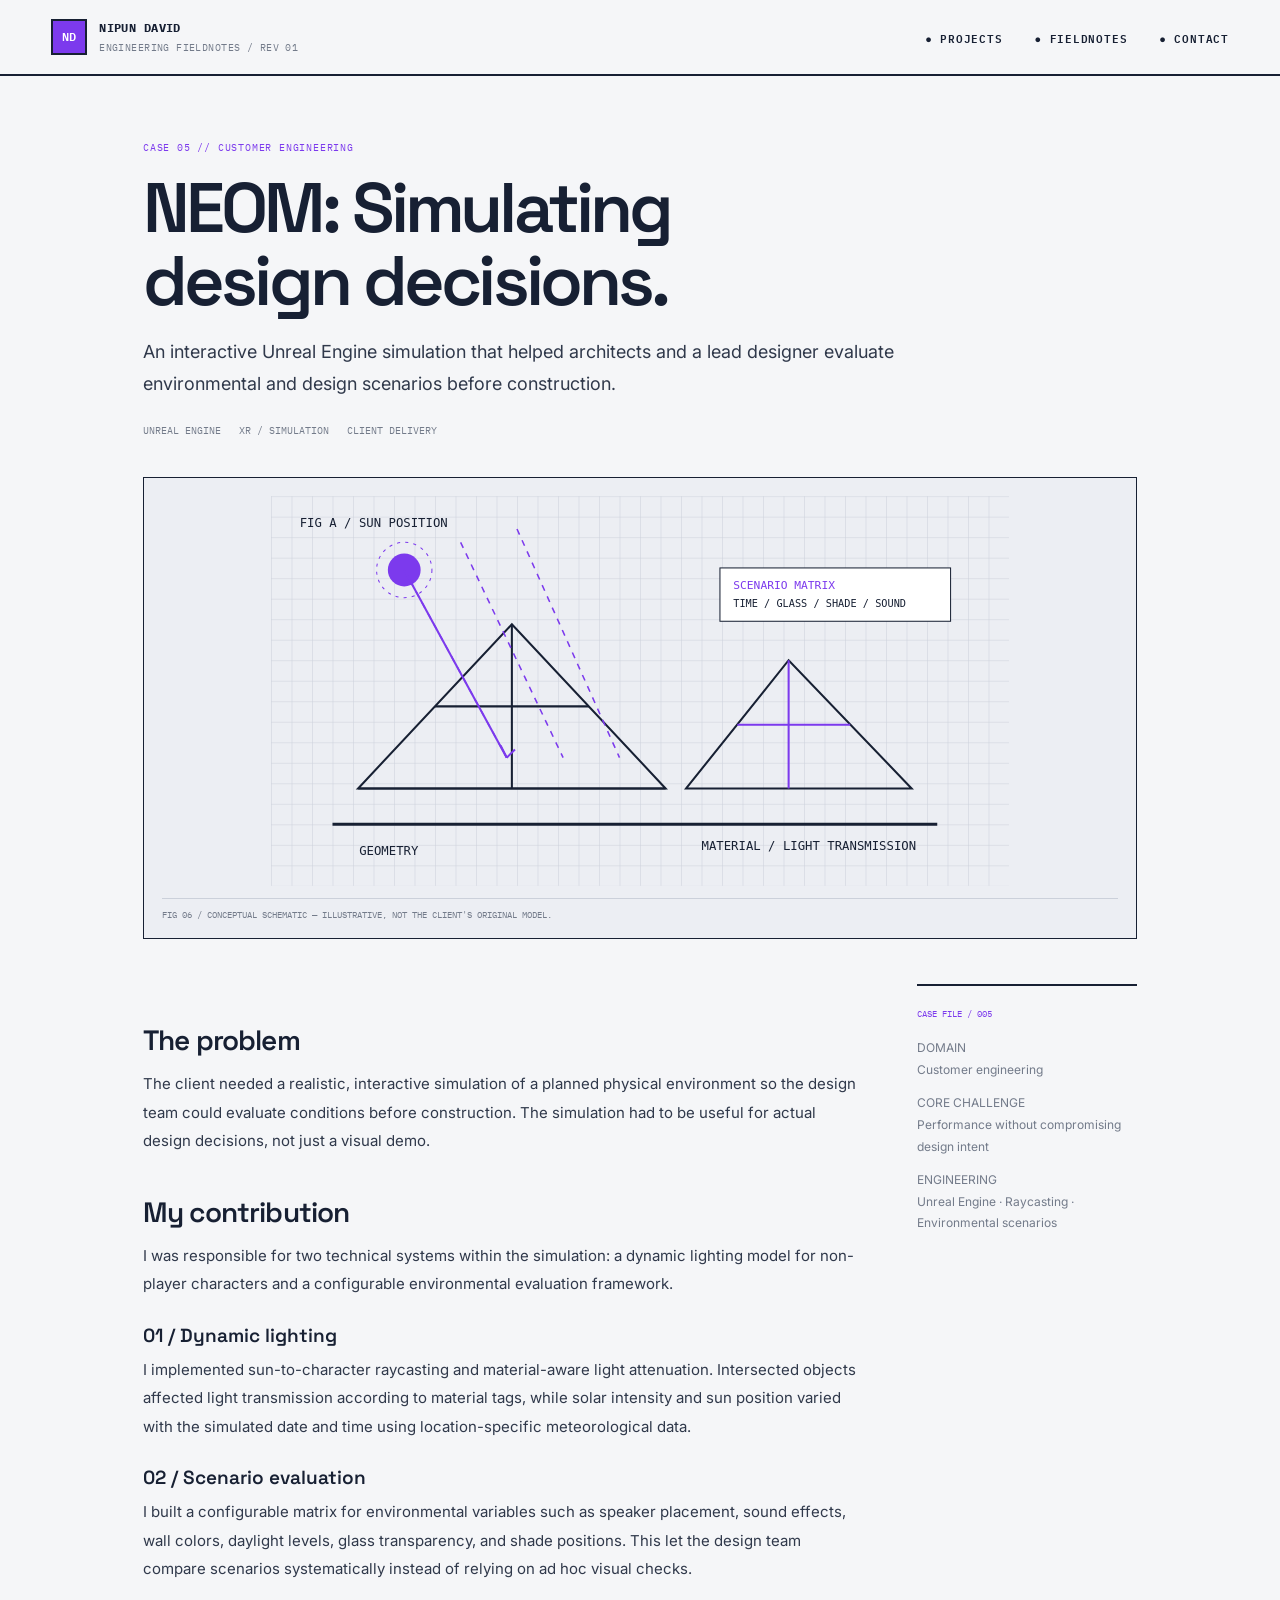
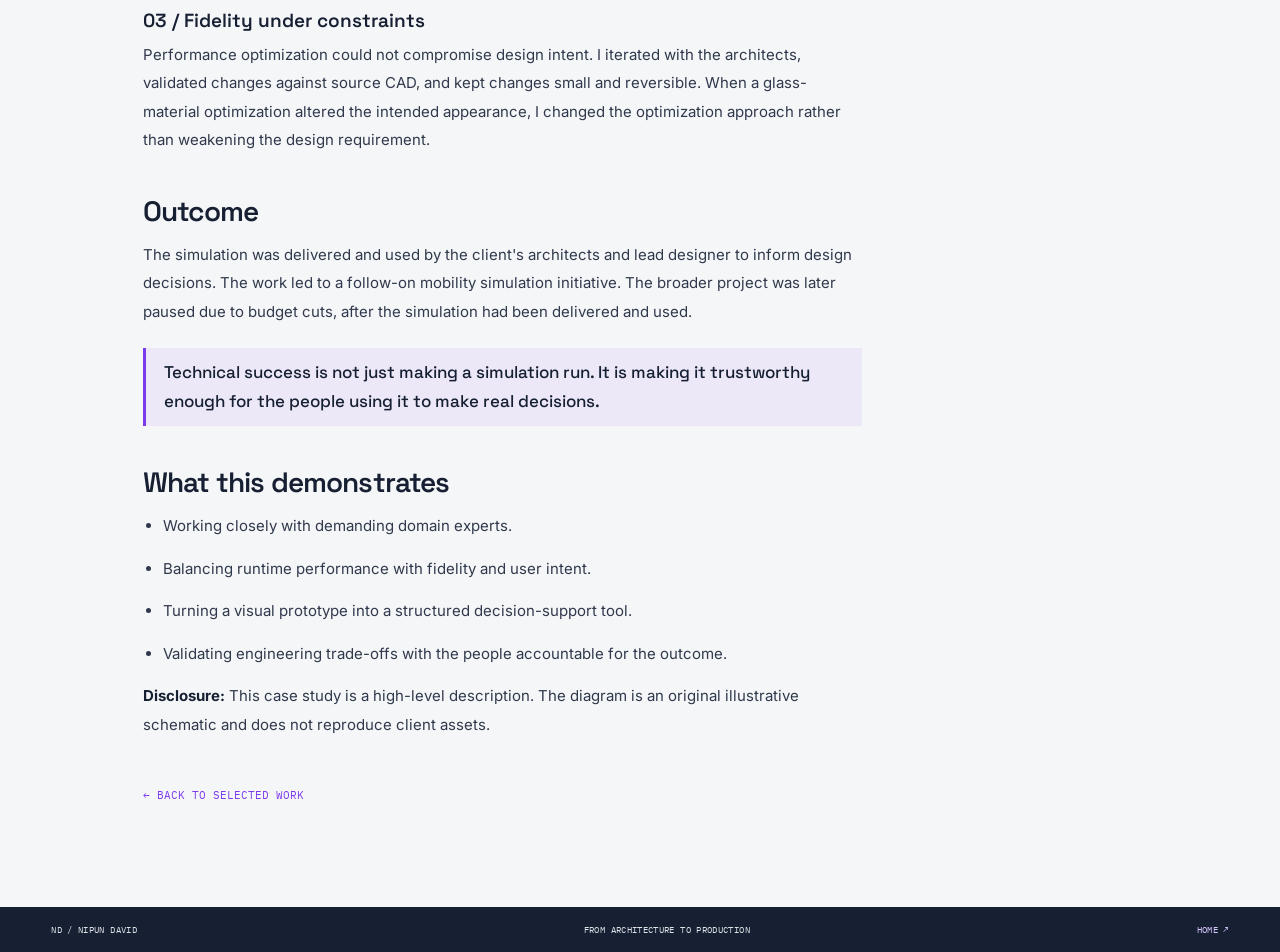
<file: work/neom-simulation.html>
<!doctype html><html lang="en"><head><meta charset="utf-8"><meta name="viewport" content="width=device-width,initial-scale=1"><title>NEOM Simulation — Nipun David</title><meta name="description" content="Case study: Unreal Engine simulation for design validation."><link rel="icon" href="../assets/illustrations/favicon.svg"><link href="https://fonts.googleapis.com/css2?family=IBM+Plex+Mono:wght@400;500;600&family=Inter:wght@400;500;600;700&family=Space+Grotesk:wght@400;500;600;700&display=swap" rel="stylesheet"><link rel="stylesheet" href="../assets/css/styles.css"></head><body><header class="topbar"><a class="brand" href="../index.html"><span class="brand-mark">ND</span><span><b>NIPUN DAVID</b><small>ENGINEERING FIELDNOTES / REV 01</small></span></a><nav class="nav"><a href="../index.html#work">● PROJECTS</a><a href="../notes/index.html">● FIELDNOTES</a><a href="../index.html#contact">● CONTACT</a></nav></header><main class="page-main"><p class="page-kicker">CASE 05 // CUSTOMER ENGINEERING</p><h1 class="page-title">NEOM: Simulating<br>design decisions.</h1><p class="page-deck">An interactive Unreal Engine simulation that helped architects and a lead designer evaluate environmental and design scenarios before construction.</p><div class="page-meta"><span>UNREAL ENGINE</span><span>XR / SIMULATION</span><span>CLIENT DELIVERY</span></div><div class="schematic-panel"><img src="../assets/illustrations/neom-simulation.svg" alt="Sun rays, building geometry, and configurable environmental scenario schematic"><p class="schematic-caption">FIG 06 / CONCEPTUAL SCHEMATIC — ILLUSTRATIVE, NOT THE CLIENT'S ORIGINAL MODEL.</p></div><div class="article-layout"><article class="article-content"><h2>The problem</h2><p>The client needed a realistic, interactive simulation of a planned physical environment so the design team could evaluate conditions before construction. The simulation had to be useful for actual design decisions, not just a visual demo.</p><h2>My contribution</h2><p>I was responsible for two technical systems within the simulation: a dynamic lighting model for non-player characters and a configurable environmental evaluation framework.</p><h3>01 / Dynamic lighting</h3><p>I implemented sun-to-character raycasting and material-aware light attenuation. Intersected objects affected light transmission according to material tags, while solar intensity and sun position varied with the simulated date and time using location-specific meteorological data.</p><h3>02 / Scenario evaluation</h3><p>I built a configurable matrix for environmental variables such as speaker placement, sound effects, wall colors, daylight levels, glass transparency, and shade positions. This let the design team compare scenarios systematically instead of relying on ad hoc visual checks.</p><h3>03 / Fidelity under constraints</h3><p>Performance optimization could not compromise design intent. I iterated with the architects, validated changes against source CAD, and kept changes small and reversible. When a glass-material optimization altered the intended appearance, I changed the optimization approach rather than weakening the design requirement.</p><h2>Outcome</h2><p>The simulation was delivered and used by the client's architects and lead designer to inform design decisions. The work led to a follow-on mobility simulation initiative. The broader project was later paused due to budget cuts, after the simulation had been delivered and used.</p><blockquote>Technical success is not just making a simulation run. It is making it trustworthy enough for the people using it to make real decisions.</blockquote><h2>What this demonstrates</h2><ul><li>Working closely with demanding domain experts.</li><li>Balancing runtime performance with fidelity and user intent.</li><li>Turning a visual prototype into a structured decision-support tool.</li><li>Validating engineering trade-offs with the people accountable for the outcome.</li></ul><p><strong>Disclosure:</strong> This case study is a high-level description. The diagram is an original illustrative schematic and does not reproduce client assets.</p><a class="back-link" href="../index.html#work">← BACK TO SELECTED WORK</a></article><aside class="side-panel"><span>CASE FILE / 005</span><p>DOMAIN<br>Customer engineering</p><p>CORE CHALLENGE<br>Performance without compromising design intent</p><p>ENGINEERING<br>Unreal Engine · Raycasting · Environmental scenarios</p></aside></div></main><footer class="site-footer"><span>ND / NIPUN DAVID</span><span>FROM ARCHITECTURE TO PRODUCTION</span><a href="../index.html">HOME ↗</a></footer></body></html>
</file>
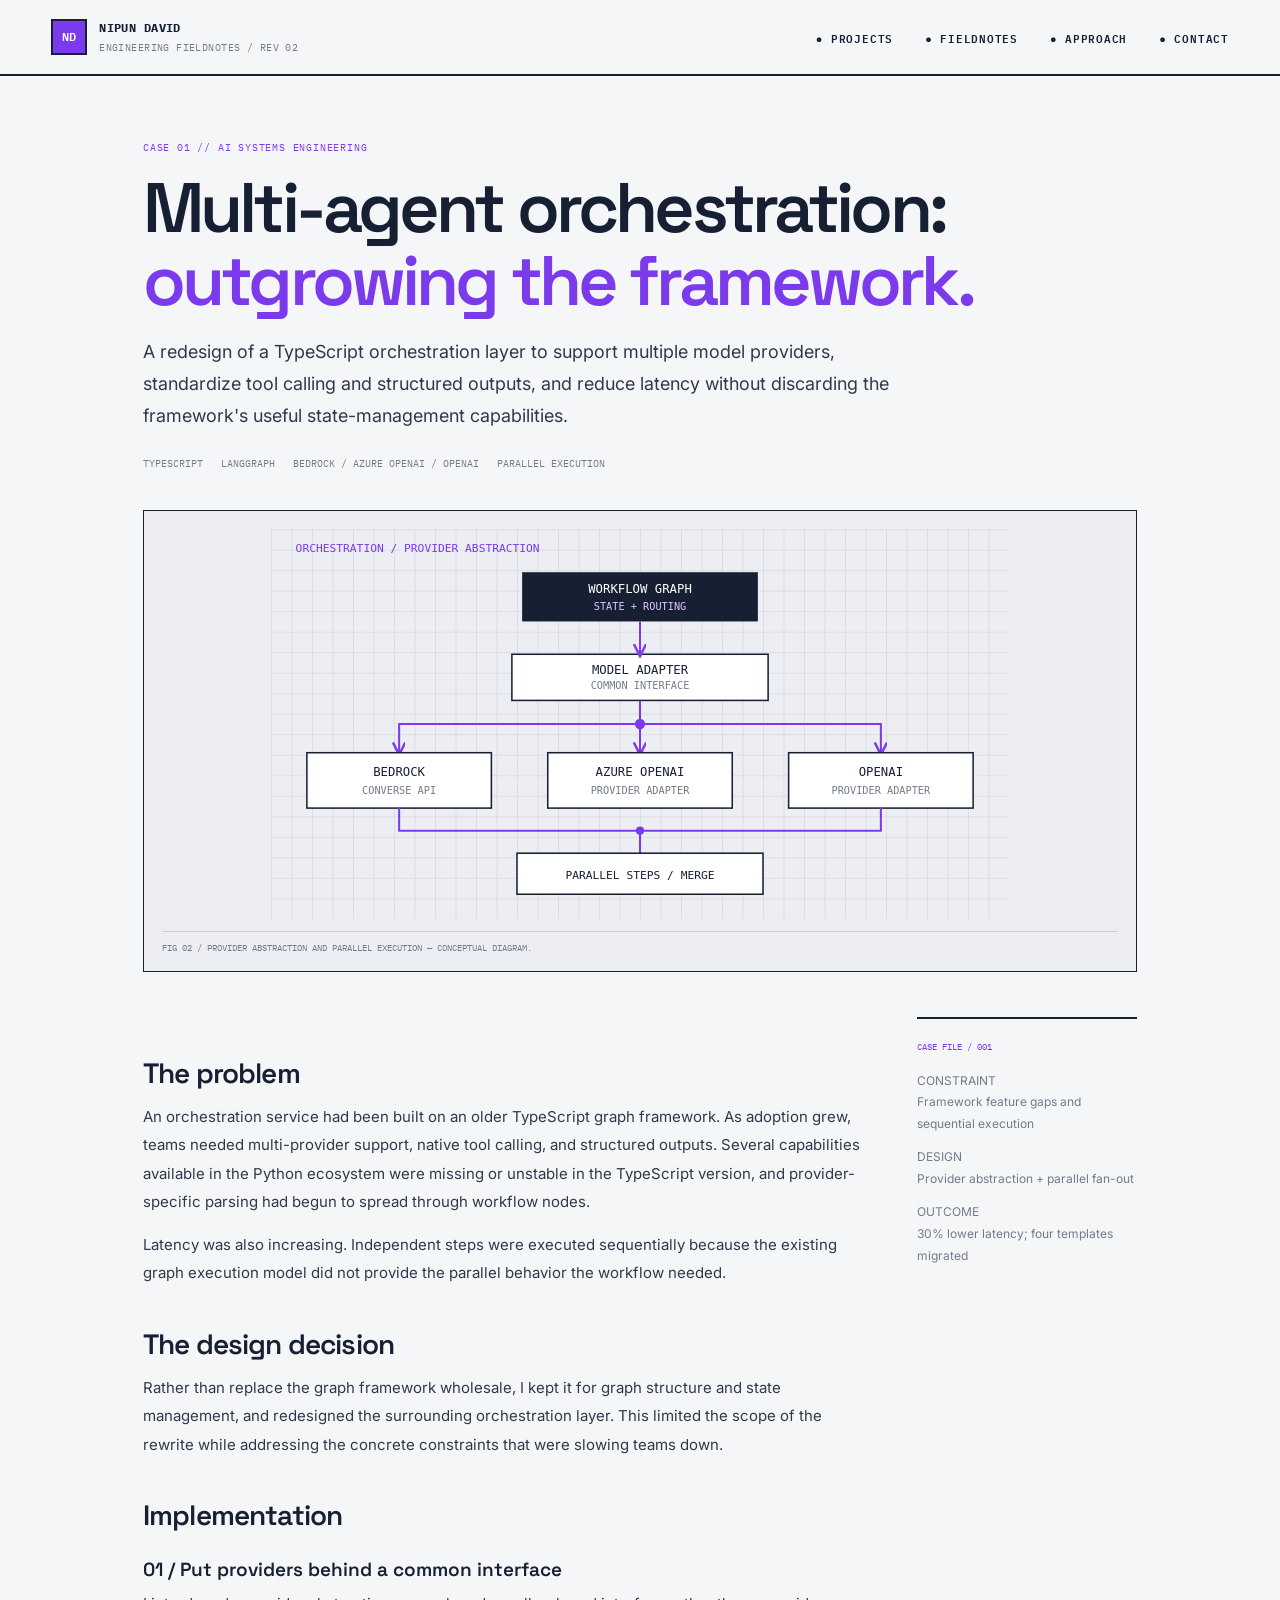
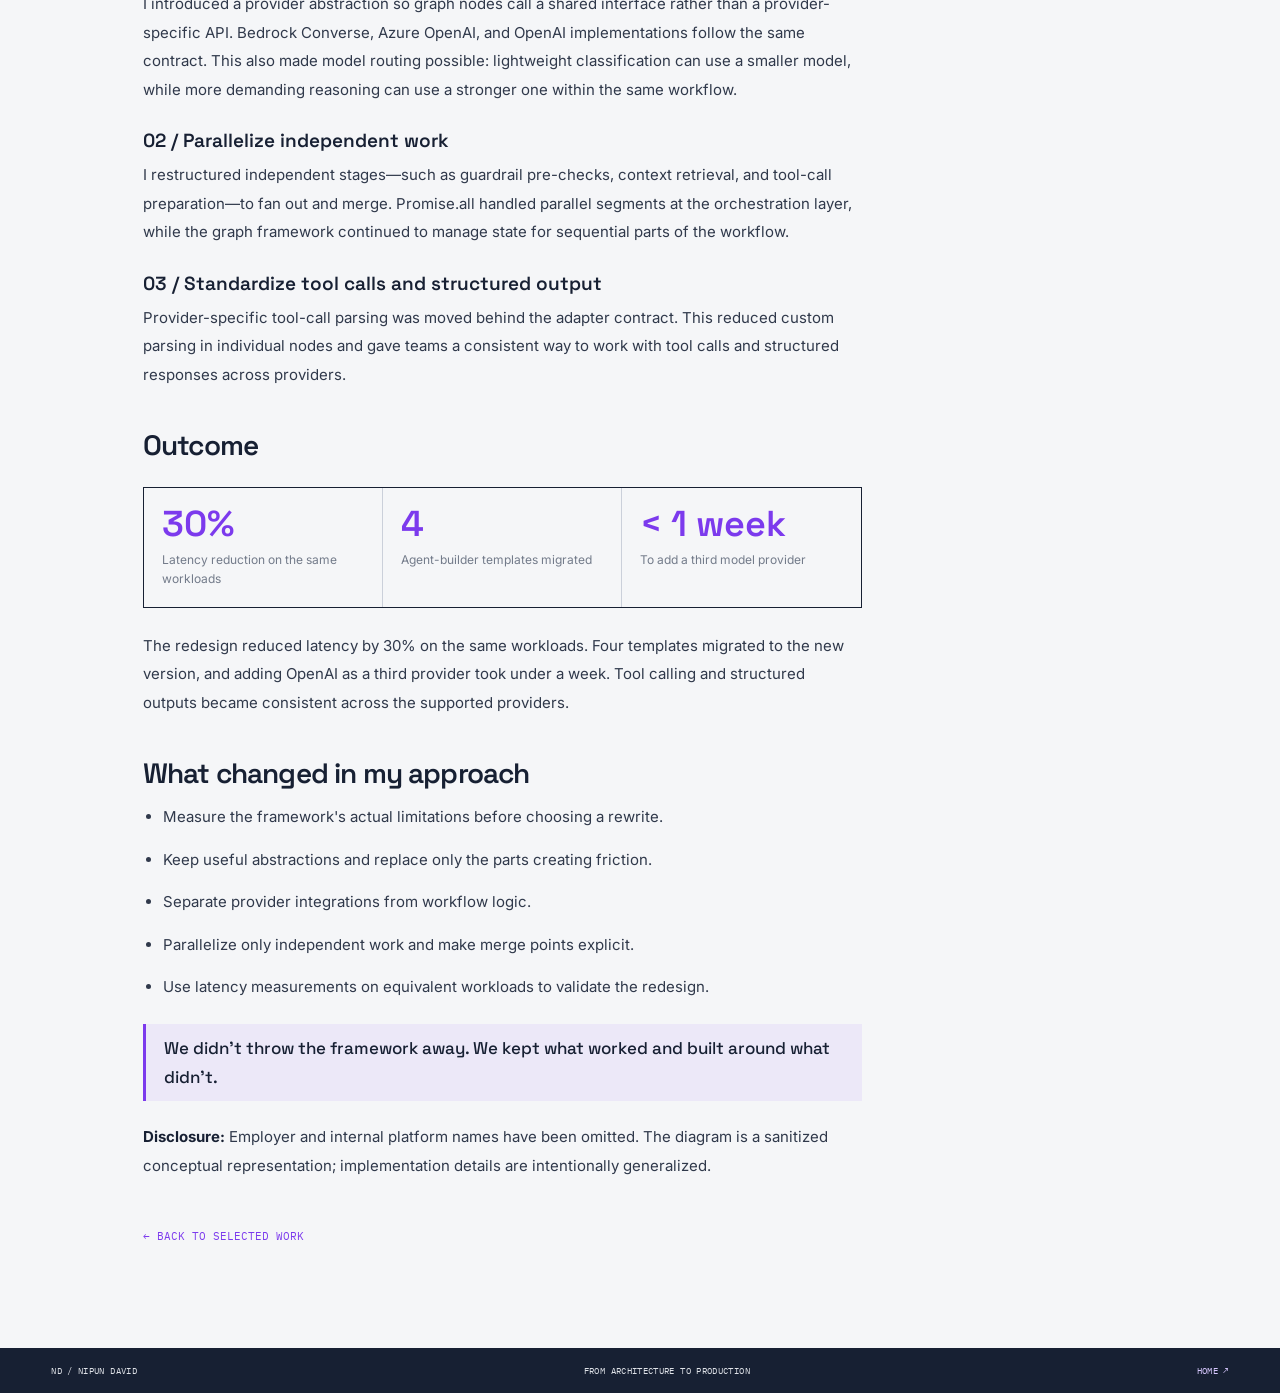
<file: work/orchestrator-v2.html>
<!doctype html>
<html lang="en"><head><meta charset="utf-8"><meta name="viewport" content="width=device-width,initial-scale=1"><title>Multi-Agent Orchestration V2 — Nipun David</title><meta name="description" content="A provider-agnostic orchestration redesign using TypeScript, model adapters, and parallel execution paths."><link rel="icon" href="../assets/illustrations/favicon.svg" type="image/svg+xml"><link href="https://fonts.googleapis.com/css2?family=IBM+Plex+Mono:wght@400;500;600&family=Inter:wght@400;500;600;700&family=Space+Grotesk:wght@400;500;600;700&display=swap" rel="stylesheet"><link rel="stylesheet" href="../assets/css/styles.css"></head>
<body><header class="topbar"><a class="brand" href="../index.html"><span class="brand-mark">ND</span><span><b>NIPUN DAVID</b><small>ENGINEERING FIELDNOTES / REV 02</small></span></a><nav class="nav"><a href="../index.html#work">● PROJECTS</a><a href="../notes/index.html">● FIELDNOTES</a><a href="../index.html#approach">● APPROACH</a><a href="../index.html#contact">● CONTACT</a></nav></header>
<main class="page-main"><p class="page-kicker">CASE 01 // AI SYSTEMS ENGINEERING</p><h1 class="page-title">Multi-agent orchestration:<br><span style="color:var(--purple)">outgrowing the framework.</span></h1><p class="page-deck">A redesign of a TypeScript orchestration layer to support multiple model providers, standardize tool calling and structured outputs, and reduce latency without discarding the framework's useful state-management capabilities.</p><div class="page-meta"><span>TYPESCRIPT</span><span>LANGGRAPH</span><span>BEDROCK / AZURE OPENAI / OPENAI</span><span>PARALLEL EXECUTION</span></div><div class="schematic-panel"><img src="../assets/illustrations/orchestrator-v2.svg" alt="Provider abstraction and parallel execution architecture"><p class="schematic-caption">FIG 02 / PROVIDER ABSTRACTION AND PARALLEL EXECUTION — CONCEPTUAL DIAGRAM.</p></div><div class="article-layout"><article class="article-content"><h2>The problem</h2><p>An orchestration service had been built on an older TypeScript graph framework. As adoption grew, teams needed multi-provider support, native tool calling, and structured outputs. Several capabilities available in the Python ecosystem were missing or unstable in the TypeScript version, and provider-specific parsing had begun to spread through workflow nodes.</p><p>Latency was also increasing. Independent steps were executed sequentially because the existing graph execution model did not provide the parallel behavior the workflow needed.</p><h2>The design decision</h2><p>Rather than replace the graph framework wholesale, I kept it for graph structure and state management, and redesigned the surrounding orchestration layer. This limited the scope of the rewrite while addressing the concrete constraints that were slowing teams down.</p><h2>Implementation</h2><h3>01 / Put providers behind a common interface</h3><p>I introduced a provider abstraction so graph nodes call a shared interface rather than a provider-specific API. Bedrock Converse, Azure OpenAI, and OpenAI implementations follow the same contract. This also made model routing possible: lightweight classification can use a smaller model, while more demanding reasoning can use a stronger one within the same workflow.</p><h3>02 / Parallelize independent work</h3><p>I restructured independent stages—such as guardrail pre-checks, context retrieval, and tool-call preparation—to fan out and merge. Promise.all handled parallel segments at the orchestration layer, while the graph framework continued to manage state for sequential parts of the workflow.</p><h3>03 / Standardize tool calls and structured output</h3><p>Provider-specific tool-call parsing was moved behind the adapter contract. This reduced custom parsing in individual nodes and gave teams a consistent way to work with tool calls and structured responses across providers.</p><h2>Outcome</h2><div class="outcome-grid"><div class="outcome-cell"><strong>30%</strong><span>Latency reduction on the same workloads</span></div><div class="outcome-cell"><strong>4</strong><span>Agent-builder templates migrated</span></div><div class="outcome-cell"><strong>&lt; 1 week</strong><span>To add a third model provider</span></div></div><p>The redesign reduced latency by 30% on the same workloads. Four templates migrated to the new version, and adding OpenAI as a third provider took under a week. Tool calling and structured outputs became consistent across the supported providers.</p><h2>What changed in my approach</h2><ul><li>Measure the framework's actual limitations before choosing a rewrite.</li><li>Keep useful abstractions and replace only the parts creating friction.</li><li>Separate provider integrations from workflow logic.</li><li>Parallelize only independent work and make merge points explicit.</li><li>Use latency measurements on equivalent workloads to validate the redesign.</li></ul><blockquote>We didn't throw the framework away. We kept what worked and built around what didn't.</blockquote><p><strong>Disclosure:</strong> Employer and internal platform names have been omitted. The diagram is a sanitized conceptual representation; implementation details are intentionally generalized.</p><a class="back-link" href="../index.html#work">← BACK TO SELECTED WORK</a></article><aside class="side-panel"><span>CASE FILE / 001</span><p>CONSTRAINT<br>Framework feature gaps and sequential execution</p><p>DESIGN<br>Provider abstraction + parallel fan-out</p><p>OUTCOME<br>30% lower latency; four templates migrated</p></aside></div></main><footer class="site-footer"><span>ND / NIPUN DAVID</span><span>FROM ARCHITECTURE TO PRODUCTION</span><a href="../index.html">HOME ↗</a></footer><script src="../assets/js/main.js"></script></body></html>
</file>
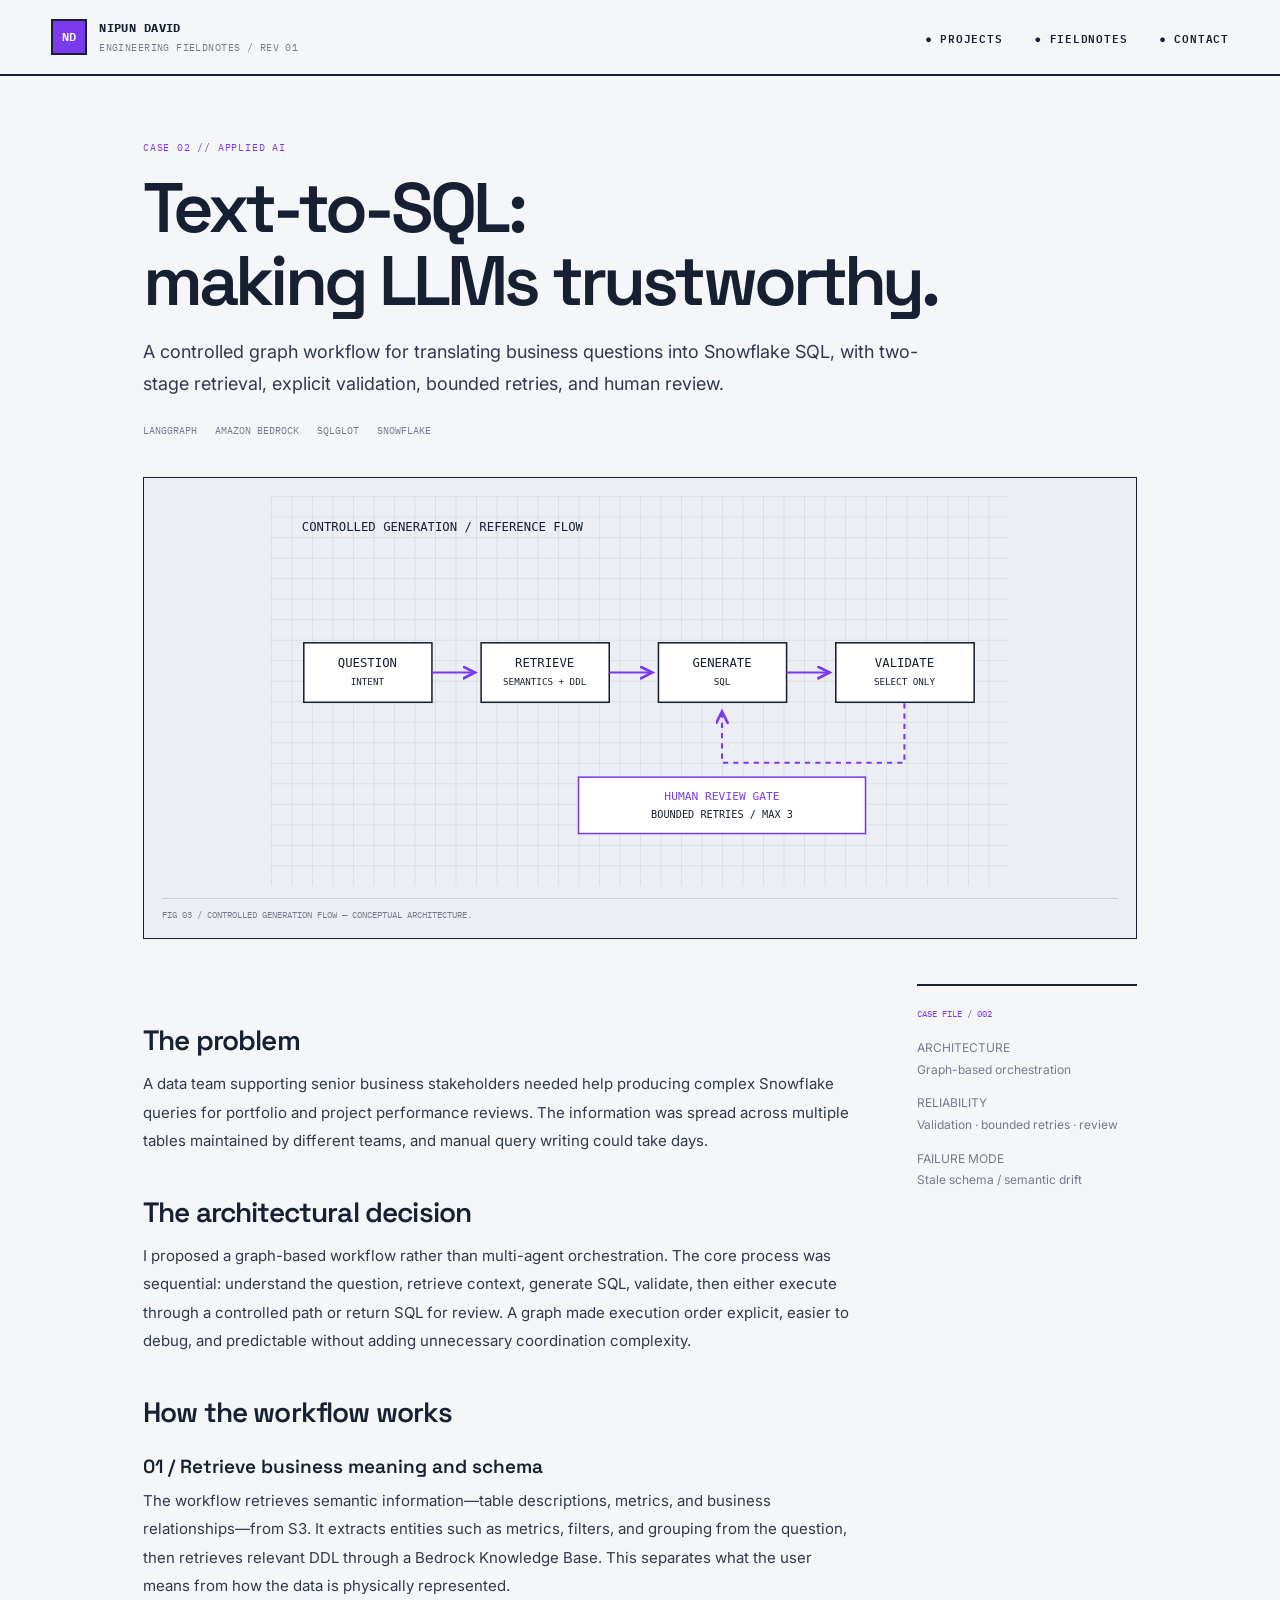
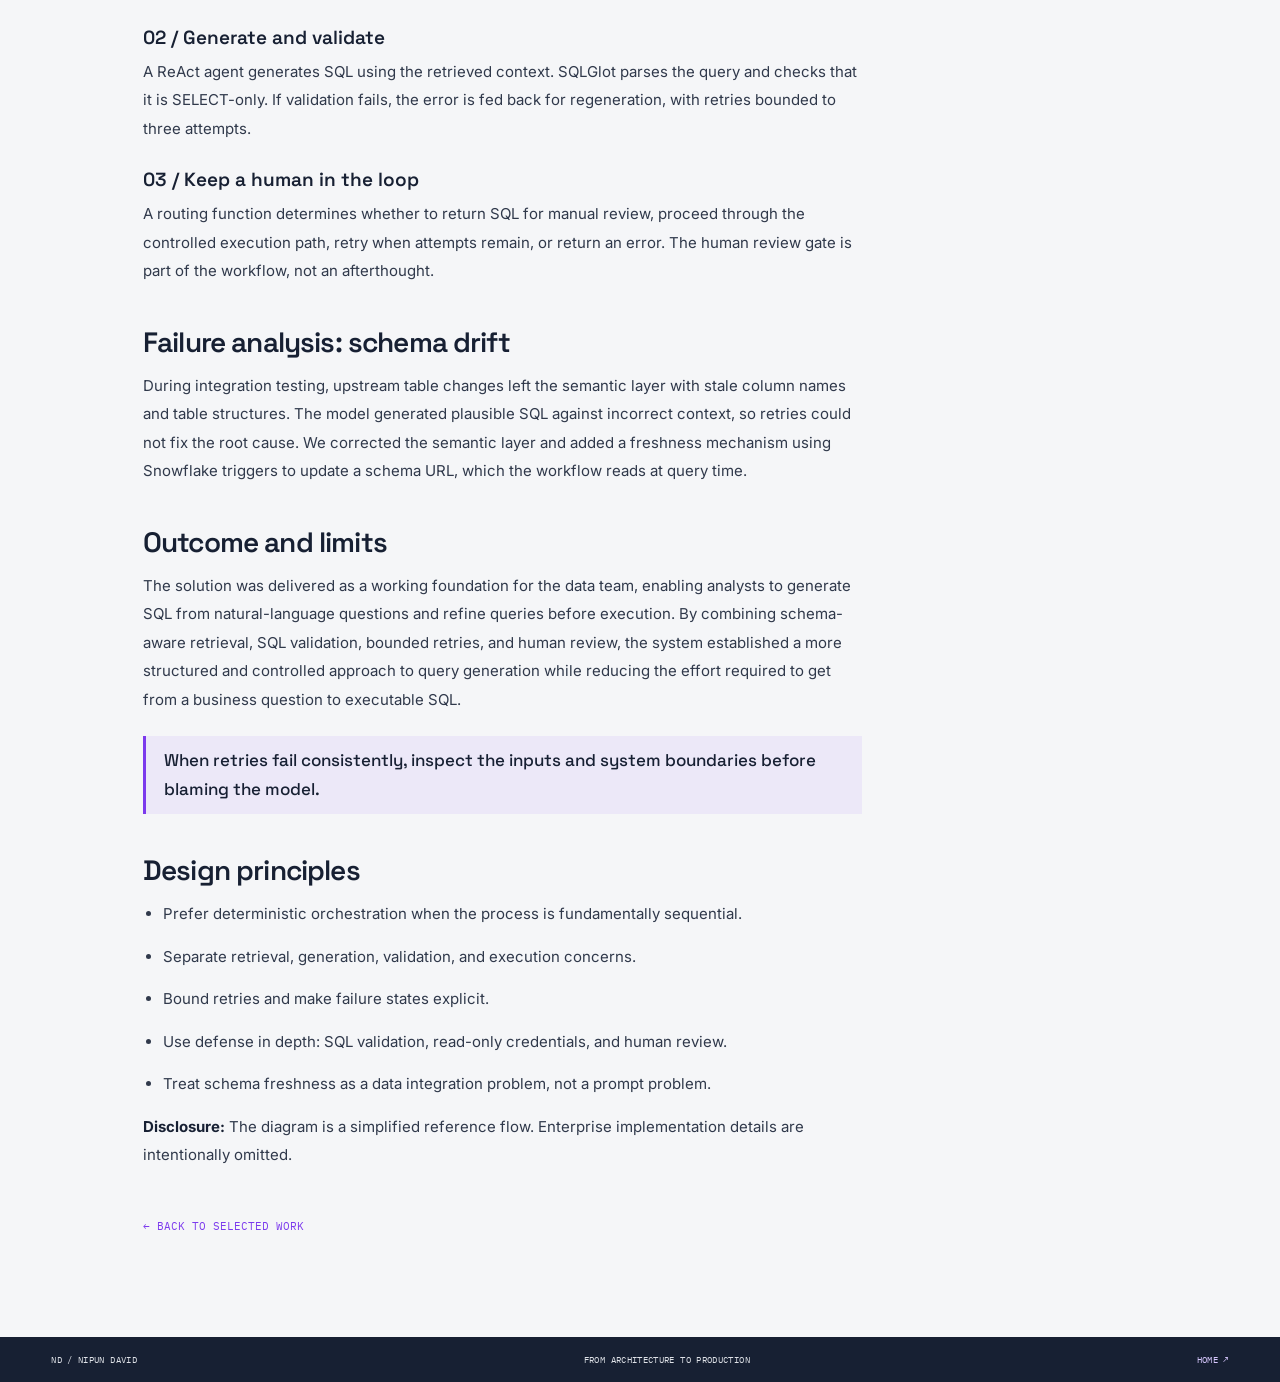
<file: work/text-to-sql.html>
<!doctype html>
<html lang="en">
  <head>
    <meta charset="utf-8" />
    <meta name="viewport" content="width=device-width,initial-scale=1" />
    <title>Text-to-SQL — Nipun David</title>
    <meta
      name="description"
      content="Case study: a controlled, graph-based Text-to-SQL workflow."
    />
    <link rel="icon" href="../assets/illustrations/favicon.svg" />
    <link
      href="https://fonts.googleapis.com/css2?family=IBM+Plex+Mono:wght@400;500;600&family=Inter:wght@400;500;600;700&family=Space+Grotesk:wght@400;500;600;700&display=swap"
      rel="stylesheet"
    />
    <link rel="stylesheet" href="../assets/css/styles.css" />
  </head>
  <body>
    <header class="topbar">
      <a class="brand" href="../index.html"
        ><span class="brand-mark">ND</span
        ><span
          ><b>NIPUN DAVID</b
          ><small>ENGINEERING FIELDNOTES / REV 01</small></span
        ></a
      >
      <nav class="nav">
        <a href="../index.html#work">● PROJECTS</a
        ><a href="../notes/index.html">● FIELDNOTES</a
        ><a href="../index.html#contact">● CONTACT</a>
      </nav>
    </header>
    <main class="page-main">
      <p class="page-kicker">CASE 02 // APPLIED AI</p>
      <h1 class="page-title">Text-to-SQL:<br />making LLMs trustworthy.</h1>
      <p class="page-deck">
        A controlled graph workflow for translating business questions into
        Snowflake SQL, with two-stage retrieval, explicit validation, bounded
        retries, and human review.
      </p>
      <div class="page-meta">
        <span>LANGGRAPH</span><span>AMAZON BEDROCK</span><span>SQLGLOT</span
        ><span>SNOWFLAKE</span>
      </div>
      <div class="schematic-panel">
        <img
          src="../assets/illustrations/text-to-sql.svg"
          alt="Question to retrieval to SQL generation and validation workflow"
        />
        <p class="schematic-caption">
          FIG 03 / CONTROLLED GENERATION FLOW — CONCEPTUAL ARCHITECTURE.
        </p>
      </div>
      <div class="article-layout">
        <article class="article-content">
          <h2>The problem</h2>
          <p>
            A data team supporting senior business stakeholders needed help
            producing complex Snowflake queries for portfolio and project
            performance reviews. The information was spread across multiple
            tables maintained by different teams, and manual query writing could
            take days.
          </p>
          <h2>The architectural decision</h2>
          <p>
            I proposed a graph-based workflow rather than multi-agent
            orchestration. The core process was sequential: understand the
            question, retrieve context, generate SQL, validate, then either
            execute through a controlled path or return SQL for review. A graph
            made execution order explicit, easier to debug, and predictable
            without adding unnecessary coordination complexity.
          </p>
          <h2>How the workflow works</h2>
          <h3>01 / Retrieve business meaning and schema</h3>
          <p>
            The workflow retrieves semantic information—table descriptions,
            metrics, and business relationships—from S3. It extracts entities
            such as metrics, filters, and grouping from the question, then
            retrieves relevant DDL through a Bedrock Knowledge Base. This
            separates what the user means from how the data is physically
            represented.
          </p>
          <h3>02 / Generate and validate</h3>
          <p>
            A ReAct agent generates SQL using the retrieved context. SQLGlot
            parses the query and checks that it is SELECT-only. If validation
            fails, the error is fed back for regeneration, with retries bounded
            to three attempts.
          </p>
          <h3>03 / Keep a human in the loop</h3>
          <p>
            A routing function determines whether to return SQL for manual
            review, proceed through the controlled execution path, retry when
            attempts remain, or return an error. The human review gate is part
            of the workflow, not an afterthought.
          </p>
          <h2>Failure analysis: schema drift</h2>
          <p>
            During integration testing, upstream table changes left the semantic
            layer with stale column names and table structures. The model
            generated plausible SQL against incorrect context, so retries could
            not fix the root cause. We corrected the semantic layer and added a
            freshness mechanism using Snowflake triggers to update a schema URL,
            which the workflow reads at query time.
          </p>
          <h2>Outcome and limits</h2>
          <p>
            The solution was delivered as a working foundation for the data
            team, enabling analysts to generate SQL from natural-language
            questions and refine queries before execution. By combining
            schema-aware retrieval, SQL validation, bounded retries, and human
            review, the system established a more structured and controlled
            approach to query generation while reducing the effort required to
            get from a business question to executable SQL.
          </p>
          <blockquote>
            When retries fail consistently, inspect the inputs and system
            boundaries before blaming the model.
          </blockquote>
          <h2>Design principles</h2>
          <ul>
            <li>
              Prefer deterministic orchestration when the process is
              fundamentally sequential.
            </li>
            <li>
              Separate retrieval, generation, validation, and execution
              concerns.
            </li>
            <li>Bound retries and make failure states explicit.</li>
            <li>
              Use defense in depth: SQL validation, read-only credentials, and
              human review.
            </li>
            <li>
              Treat schema freshness as a data integration problem, not a prompt
              problem.
            </li>
          </ul>
          <p>
            <strong>Disclosure:</strong> The diagram is a simplified reference
            flow. Enterprise implementation details are intentionally omitted.
          </p>
          <a class="back-link" href="../index.html#work"
            >← BACK TO SELECTED WORK</a
          >
        </article>
        <aside class="side-panel">
          <span>CASE FILE / 002</span>
          <p>ARCHITECTURE<br />Graph-based orchestration</p>
          <p>RELIABILITY<br />Validation · bounded retries · review</p>
          <p>FAILURE MODE<br />Stale schema / semantic drift</p>
        </aside>
      </div>
    </main>
    <footer class="site-footer">
      <span>ND / NIPUN DAVID</span><span>FROM ARCHITECTURE TO PRODUCTION</span
      ><a href="../index.html">HOME ↗</a>
    </footer>
  </body>
</html>
</file>
<file: assets/css/styles.css>
:root{--paper:#f5f6f8;--panel:#fff;--panel-alt:#eceef3;--ink:#172033;--body:#30394b;--muted:#737b8a;--line:#cbd0da;--line-dark:#172033;--purple:#7c3aed;--purple-dark:#5b21b6;--purple-wash:rgba(124,58,237,.075);--mono:'IBM Plex Mono',monospace;--sans:'Inter',system-ui,sans-serif;--display:'Space Grotesk',sans-serif;--max:1240px}*{box-sizing:border-box;margin:0;padding:0}html{scroll-behavior:smooth;scroll-padding-top:86px}body{background:var(--paper);color:var(--ink);font-family:var(--sans);font-size:15px;line-height:1.65;-webkit-font-smoothing:antialiased}a{color:inherit}::selection{background:#ddd0ff;color:#241044}.skip-link{position:absolute;left:-999px;top:0;background:var(--ink);color:#fff;padding:10px;z-index:999}.skip-link:focus{left:10px}.topbar{height:76px;position:sticky;top:0;z-index:50;background:rgba(245,246,248,.94);backdrop-filter:blur(12px);border-bottom:2px solid var(--line-dark);display:flex;align-items:center;justify-content:space-between;padding:0 clamp(18px,4vw,56px)}.brand{display:flex;gap:12px;align-items:center;text-decoration:none;font-family:var(--mono);font-size:12px;letter-spacing:.035em}.brand-mark{display:grid;place-items:center;width:36px;height:36px;background:var(--purple);border:2px solid var(--ink);color:#fff;font-weight:600}.brand b,.brand small{display:block}.brand small{font-size:10px;color:var(--muted);margin-top:2px}.nav{display:flex;gap:clamp(14px,2.5vw,34px)}.nav a,.menu-toggle{font:600 11px var(--mono);letter-spacing:.07em;text-decoration:none}.nav a{white-space:nowrap}.nav a:hover,.text-link:hover{color:var(--purple)}.menu-toggle{display:none;border:1px solid var(--ink);background:transparent;padding:9px 12px}.hero{max-width:1600px;margin:auto;display:grid;grid-template-columns:1fr 1fr;position:relative;border-bottom:2px solid var(--ink);min-height:640px}.blueprint-grid{background-image:linear-gradient(rgba(23,32,51,.035) 1px,transparent 1px),linear-gradient(90deg,rgba(23,32,51,.035) 1px,transparent 1px);background-size:20px 20px}.hero-copy{padding:clamp(46px,7vw,100px) clamp(24px,5.5vw,88px) 80px;position:relative;border-right:2px solid var(--ink);display:flex;align-items:flex-start;flex-direction:column;justify-content:center}.eyebrow{font:600 12px var(--mono);letter-spacing:.1em;color:var(--purple);text-transform:uppercase}.eyebrow i{font-style:normal;color:var(--muted)}.crosshair{font-size:18px;margin-right:7px}.measurement{font:10px var(--mono);color:var(--muted);margin-top:22px;border-top:1px solid var(--line-dark);padding-top:5px;width:200px}.hero h1{font:700 clamp(48px,6.5vw,92px)/.94 var(--display);letter-spacing:-.065em;margin:16px 0 28px;max-width:720px}.hero h1 span{color:transparent;-webkit-text-stroke:1.7px var(--ink)}.hero-intro{font-size:clamp(16px,1.5vw,19px);line-height:1.8;max-width:510px;color:var(--body)}.hero-actions,.contact-actions{display:flex;gap:12px;flex-wrap:wrap;margin-top:30px}.button{display:inline-flex;gap:18px;align-items:center;justify-content:space-between;text-decoration:none;font:600 11px var(--mono);letter-spacing:.04em;padding:13px 15px;border:1.5px solid var(--ink);transition:transform .18s,background .18s,color .18s,border-color .18s}.button:hover{transform:translateY(-2px)}.button-dark{background:var(--ink);color:white}.button-dark:hover{background:var(--purple-dark);border-color:var(--purple-dark)}.button-outline{background:transparent}.button-outline:hover{color:var(--purple);border-color:var(--purple)}.margin-note{position:static;font:9px/1.7 var(--mono);letter-spacing:.06em;color:var(--muted);margin-top:24px;max-width:100%;writing-mode:horizontal-tb;transform:none}.hero-visual{padding:28px clamp(18px,3vw,42px) 20px;display:flex;flex-direction:column;justify-content:center;background:var(--panel-alt);min-width:0}.visual-meta,.visual-caption{display:flex;justify-content:space-between;gap:12px;font:9px var(--mono);letter-spacing:.04em;color:var(--muted)}.workflow-svg{width:100%;max-height:430px;display:block;margin:14px auto}.workflow-svg text{font:9px var(--mono);fill:var(--ink);letter-spacing:.03em}.workflow-svg .svg-note{font-size:9px;fill:var(--muted)}.pulse{transform-origin:280px 220px;animation:pulse 2.8s ease-out infinite}.flow-line{stroke-dasharray:5 6;animation:dash 4s linear infinite}.orbit-node{animation:float 5s ease-in-out infinite}.orbit-node:nth-of-type(2){animation-delay:-1.2s}.visual-caption{border-top:1px solid var(--line);padding-top:12px}.hero-bottom{grid-column:1/-1;display:flex;justify-content:space-between;gap:10px;padding:12px 24px;background:var(--ink);color:#fff;font:10px var(--mono);letter-spacing:.08em}.section{max-width:var(--max);margin:auto;padding:100px clamp(22px,5vw,70px)}.section-heading{display:flex;justify-content:space-between;align-items:flex-end;gap:36px;margin-bottom:38px}.section-heading h2,.contact-section h2{font:600 clamp(34px,4.5vw,58px)/1.05 var(--display);letter-spacing:-.05em;margin-top:17px}.section-heading h2 em,.contact-section h2 em{font-style:normal;color:var(--purple)}.section-intro{max-width:360px;color:var(--muted);font-size:14px;line-height:1.8}.project-grid{display:grid;grid-template-columns:repeat(2,minmax(0,1fr));gap:18px}.project-card{display:flex;flex-direction:column;text-decoration:none;border:1.5px solid var(--ink);background:var(--panel);min-width:0;transition:transform .2s,box-shadow .2s}.project-card:hover{transform:translateY(-4px);box-shadow:6px 6px 0 var(--purple)}.project-feature{grid-column:span 2;display:grid;grid-template-columns:1.05fr 1fr}.project-art{min-height:220px;background:#eceef3;border-bottom:1px solid var(--line);position:relative;overflow:hidden;display:grid;place-items:center}.project-feature .project-art{border-bottom:0;border-right:1px solid var(--line);min-height:300px}.project-art img{width:100%;height:100%;max-height:310px;object-fit:contain;padding:12px;transition:transform .4s}.project-card:hover .project-art img{transform:scale(1.025)}.art-index{position:absolute;left:14px;bottom:10px;font:9px var(--mono);color:var(--muted);background:rgba(245,246,248,.9);padding:4px 6px}.project-info{padding:24px;display:flex;flex-direction:column;flex:1}.project-meta,.project-foot{display:flex;justify-content:space-between;gap:10px;font:9px var(--mono);letter-spacing:.04em;color:var(--muted)}.project-info h3{font:600 clamp(21px,2.3vw,29px)/1.15 var(--display);letter-spacing:-.035em;margin:18px 0 12px}.project-info p{font-size:14px;color:var(--body);line-height:1.8;max-width:560px}.project-foot{border-top:1px solid var(--line);padding-top:15px;margin-top:auto;padding-top:20px;margin-top:24px}.project-foot span:last-child{color:var(--purple)}.disclosure-note{font:10px/1.7 var(--mono);color:var(--muted);margin-top:22px}.purple-square{display:inline-block;width:8px;height:8px;background:var(--purple);margin-right:8px}.approach-section{border-top:2px solid var(--ink);border-bottom:2px solid var(--ink);padding:90px clamp(22px,5vw,70px)}.process-line{display:grid;grid-template-columns:repeat(5,1fr);margin-top:54px;border-top:1px solid var(--ink)}.process-step{padding:20px 17px 12px 0;position:relative}.process-step:not(:last-child){border-right:1px solid var(--line);margin-right:17px}.step-num{font:10px var(--mono);color:var(--purple)}.step-icon{display:block;font-size:28px;margin:22px 0 12px;color:var(--purple)}.process-step h3{font:600 18px var(--display);margin-bottom:7px}.process-step p{font-size:12px;line-height:1.8;color:var(--muted);max-width:180px}.principle-strip{margin-top:48px;background:var(--ink);color:#fff;padding:18px 20px;display:flex;align-items:center;justify-content:space-between;gap:18px}.principle-strip span{font:9px var(--mono);letter-spacing:.05em;color:#c7cbd4}.principle-strip strong{font:600 clamp(15px,2vw,22px) var(--display);text-align:center}.notes-section{max-width:var(--max);margin:auto;padding:100px clamp(22px,5vw,70px)}.text-link{font:600 11px var(--mono);color:var(--purple);text-decoration:none;white-space:nowrap;padding-bottom:6px}.notes-list{border-top:1.5px solid var(--ink)}.note-row{display:grid;grid-template-columns:90px 1fr 155px 25px;align-items:center;gap:20px;padding:19px 8px;border-bottom:1px solid var(--line);text-decoration:none;transition:background .18s,padding .18s}.note-row:hover{background:var(--purple-wash);padding-left:15px;padding-right:15px}.note-number,.note-category{font:9px var(--mono);color:var(--muted);letter-spacing:.04em}.note-title{font:500 17px var(--display)}.note-arrow{font-size:18px;color:var(--purple);text-align:right}.notes-bottom{display:flex;align-items:center;gap:20px;flex-wrap:wrap;padding-top:20px;font:10px var(--mono)}.notes-bottom span{color:var(--muted)}.notes-bottom a{color:var(--purple);text-decoration:none}.toolkit-section{border-top:1px solid var(--line);padding:85px clamp(22px,5vw,70px);max-width:var(--max);margin:auto}.toolkit-grid{display:grid;grid-template-columns:repeat(4,1fr);border:1px solid var(--ink);margin-top:34px}.toolkit-item{padding:22px 18px;min-height:150px}.toolkit-item:not(:last-child){border-right:1px solid var(--line)}.toolkit-item>span{font:9px var(--mono);color:var(--purple)}.toolkit-item h3{font:600 17px var(--display);margin:15px 0 8px}.toolkit-item p{font-size:12px;color:var(--muted);line-height:1.8}.contact-section{position:relative;max-width:1600px;margin:auto;padding:90px clamp(22px,7vw,100px) 100px;border-top:2px solid var(--ink);border-bottom:2px solid var(--ink)}.contact-section h2{font-size:clamp(42px,6vw,76px);margin:20px 0}.contact-section>p:not(.eyebrow){max-width:560px;color:var(--body);font-size:15px}.contact-stamp{position:absolute;right:clamp(22px,7vw,100px);bottom:32px;border:1px solid var(--purple);color:var(--purple);padding:12px;font:9px/1.7 var(--mono);transform:rotate(-4deg)}.site-footer{background:var(--ink);color:#dfe2e8;display:flex;justify-content:space-between;gap:14px;flex-wrap:wrap;padding:17px clamp(20px,4vw,56px);font:9px var(--mono);letter-spacing:.04em}.site-footer a{color:#d8c8ff;text-decoration:none}.page-main{max-width:1050px;margin:auto;padding:65px 28px 100px}.page-kicker{font:10px var(--mono);color:var(--purple);letter-spacing:.08em}.page-title{font:600 clamp(38px,6vw,70px)/1.04 var(--display);letter-spacing:-.055em;margin:18px 0}.page-deck{font-size:18px;line-height:1.8;color:var(--body);max-width:780px}.page-meta{display:flex;gap:18px;flex-wrap:wrap;font:10px var(--mono);color:var(--muted);margin:24px 0 40px}.schematic-panel{border:1.5px solid var(--ink);background:var(--panel-alt);padding:18px;margin:32px 0}.schematic-panel img{display:block;width:100%;max-height:390px;object-fit:contain}.schematic-caption{font:9px var(--mono);color:var(--muted);border-top:1px solid var(--line);padding-top:10px;margin-top:12px}.article-layout{display:grid;grid-template-columns:minmax(0,720px) 220px;gap:55px;margin-top:45px}.article-content h2{font:600 28px var(--display);margin:38px 0 12px;letter-spacing:-.03em}.article-content h3{font:600 19px var(--display);margin:24px 0 8px}.article-content p,.article-content li{font-size:15px;line-height:1.9;color:var(--body);margin-bottom:14px}.article-content ul{padding-left:20px}.article-content strong{color:var(--ink)}.article-content blockquote{border-left:3px solid var(--purple);padding:10px 18px;margin:22px 0;background:var(--purple-wash);font:500 17px/1.7 var(--display)}.side-panel{border-top:2px solid var(--ink);padding-top:14px;height:max-content;position:sticky;top:100px}.side-panel span{font:9px var(--mono);color:var(--purple)}.side-panel p{font-size:12px;color:var(--muted);margin-top:12px;line-height:1.8}.back-link{display:inline-block;margin-top:35px;font:11px var(--mono);color:var(--purple);text-decoration:none}.archive-list{border-top:1px solid var(--ink);margin-top:40px}.archive-item{display:grid;grid-template-columns:85px 1fr 130px 20px;gap:18px;align-items:center;padding:22px 10px;border-bottom:1px solid var(--line);text-decoration:none}.archive-item:hover{background:var(--purple-wash)}.archive-item .num,.archive-item .cat{font:9px var(--mono);color:var(--muted)}.archive-item h2{font:600 20px var(--display)}.archive-item p{font-size:12px;color:var(--muted);margin-top:5px}.archive-item .arr{color:var(--purple)}@keyframes pulse{0%{transform:scale(.75);opacity:.85}100%{transform:scale(2.1);opacity:0}}@keyframes dash{to{stroke-dashoffset:-44}}@keyframes float{0%,100%{transform:translateY(0)}50%{transform:translateY(-3px)}}@media(prefers-reduced-motion:reduce){*,*::before,*::after{scroll-behavior:auto!important;animation-duration:.01ms!important;animation-iteration-count:1!important;transition-duration:.01ms!important}}@media(max-width:850px){.hero{grid-template-columns:1fr}.hero-copy{border-right:0;border-bottom:2px solid var(--ink);padding-bottom:80px;min-height:540px}.hero-visual{min-height:420px}.project-feature{grid-template-columns:1fr}.project-feature .project-art{border-right:0;border-bottom:1px solid var(--line);min-height:250px}.process-line{grid-template-columns:repeat(5,minmax(125px,1fr));overflow-x:auto;padding-bottom:12px}.toolkit-grid{grid-template-columns:repeat(2,1fr)}.toolkit-item:nth-child(2){border-right:0}.toolkit-item:nth-child(-n+2){border-bottom:1px solid var(--line)}.article-layout{grid-template-columns:1fr}.side-panel{position:static;order:-1}.contact-stamp{position:static;display:inline-block;margin-top:30px}.section-heading{align-items:flex-start;flex-direction:column;gap:18px}}@media(max-width:620px){.topbar{height:66px;padding:0 16px}.menu-toggle{display:block}.nav{display:none;position:absolute;top:64px;left:0;right:0;padding:18px;background:var(--paper);border-bottom:2px solid var(--ink);flex-direction:column;gap:18px}.nav.open{display:flex}.hero-copy{padding:52px 22px 78px;min-height:490px}.hero h1{font-size:clamp(43px,13vw,70px)}.hero-intro{font-size:15px}.hero-actions{gap:8px}.button{font-size:10px;padding:12px}.margin-note{margin-top:20px;max-width:100%}.hero-visual{padding:20px 14px}.visual-meta,.visual-caption{font-size:8px}.hero-bottom{font-size:8px;padding:12px;flex-wrap:wrap}.hero-bottom span:nth-child(2){display:none}.section,.notes-section,.toolkit-section,.approach-section{padding:65px 20px}.section-heading h2{font-size:40px}.project-grid{grid-template-columns:1fr}.project-feature{grid-column:auto}.project-art{min-height:200px}.project-feature .project-art{min-height:220px}.project-info{padding:19px}.process-line{margin-top:32px}.principle-strip{align-items:flex-start;flex-direction:column}.principle-strip strong{text-align:left}.note-row{grid-template-columns:62px 1fr 20px;gap:10px;padding:16px 3px}.note-category{display:none}.note-title{font-size:14px}.toolkit-grid{grid-template-columns:1fr}.toolkit-item{min-height:unset;border-right:0!important;border-bottom:1px solid var(--line)}.toolkit-item:last-child{border-bottom:0}.contact-section{padding:65px 22px 70px}.contact-section h2{font-size:48px}.contact-actions{gap:8px}.site-footer{gap:10px}.site-footer span:nth-child(2){display:none}.page-main{padding:45px 20px 70px}.page-title{font-size:42px}.page-deck{font-size:16px}.archive-item{grid-template-columns:60px 1fr 18px;gap:10px}.archive-item .cat{display:none}.archive-item h2{font-size:17px}}

.outcome-grid{display:grid;grid-template-columns:repeat(3,minmax(0,1fr));border:1px solid var(--ink);margin:24px 0}.outcome-cell{padding:18px;border-right:1px solid var(--line);display:flex;flex-direction:column;gap:8px}.outcome-cell:last-child{border-right:0}.outcome-cell strong{font:600 clamp(24px,3vw,36px)/1 var(--display);color:var(--purple)}.outcome-cell span{font-size:12px;line-height:1.6;color:var(--muted)}@media(max-width:620px){.outcome-grid{grid-template-columns:1fr}.outcome-cell{border-right:0;border-bottom:1px solid var(--line)}.outcome-cell:last-child{border-bottom:0}}
</file>
